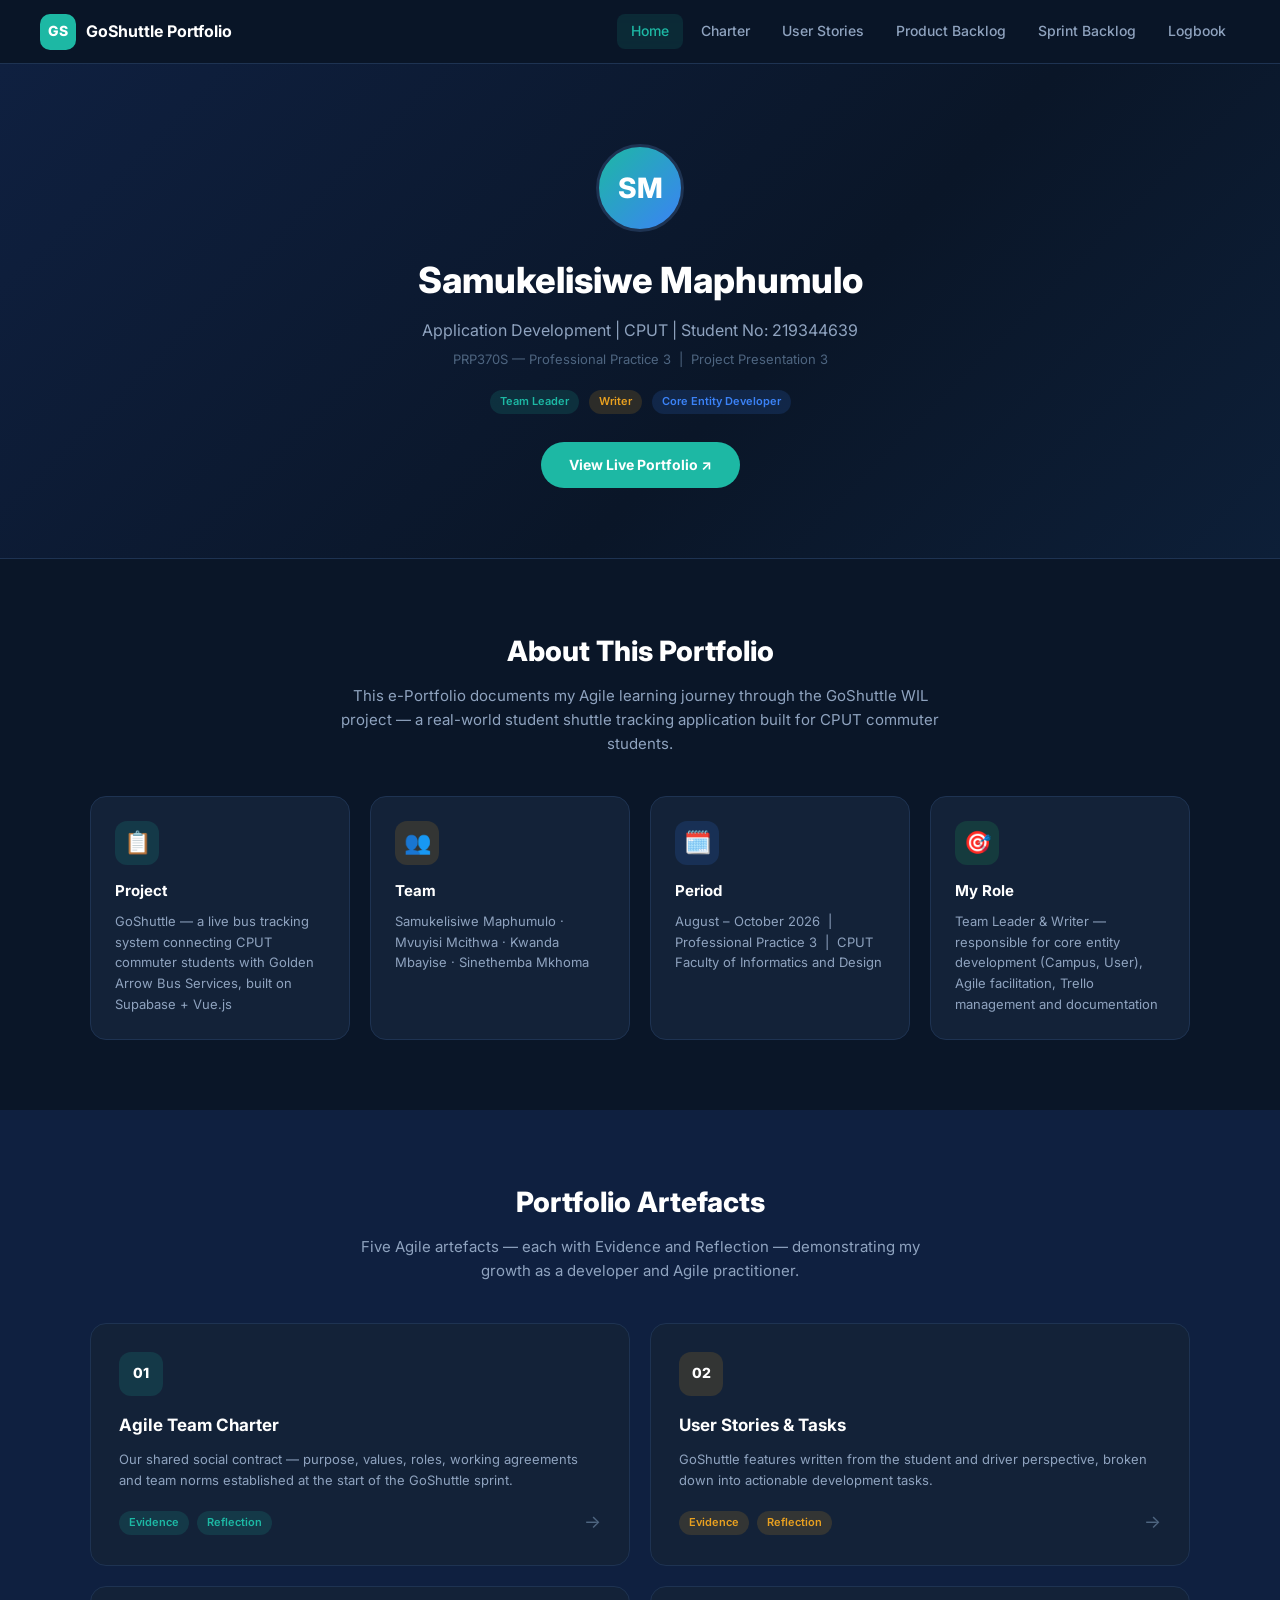
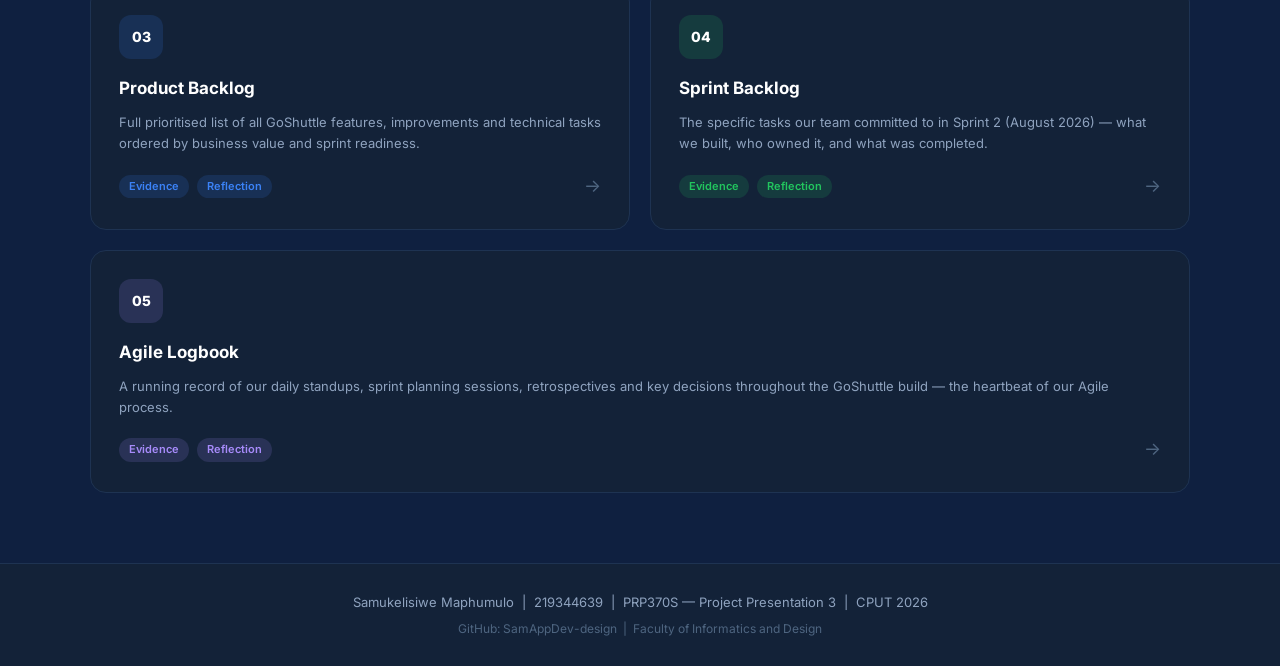
<file: index.html>
<!DOCTYPE html>
<html lang="en">
<head>
  <meta charset="UTF-8"/>
  <meta name="viewport" content="width=device-width, initial-scale=1.0"/>
  <title>Samukelisiwe Maphumulo | e-Portfolio</title>
  <link rel="stylesheet" href="portfolio.css"/>
</head>
<body>

  <!-- NAV -->
  <nav class="navbar">
    <div class="nav-brand">
      <div class="nav-logo">GS</div>
      <span>GoShuttle Portfolio</span>
    </div>
    <div class="nav-links">
      <a href="index.html" class="active">Home</a>
      <a href="charter.html">Charter</a>
      <a href="userstories.html">User Stories</a>
      <a href="backlog.html">Product Backlog</a>
      <a href="sprint.html">Sprint Backlog</a>
      <a href="logbook.html">Logbook</a>
    </div>
  </nav>

  <!-- HERO -->
  <header class="hero">
    <div class="hero-inner">
      <div class="avatar">SM</div>
      <h1>Samukelisiwe Maphumulo</h1>
      <p class="subtitle">Application Development | CPUT | Student No: 219344639</p>
      <p class="module-tag">PRP370S — Professional Practice 3 &nbsp;|&nbsp; Project Presentation 3</p>
      <div class="hero-badges">
        <span class="badge teal">Team Leader</span>
        <span class="badge amber">Writer</span>
        <span class="badge blue">Core Entity Developer</span>
      </div>
      <a href="https://SamAppDev-design.github.io" class="btn-primary" target="_blank">View Live Portfolio ↗</a>
    </div>
  </header>

  <!-- ABOUT -->
  <section class="section">
    <div class="container">
      <h2 class="section-title">About This Portfolio</h2>
      <p class="section-sub">This e-Portfolio documents my Agile learning journey through the GoShuttle WIL project — a real-world student shuttle tracking application built for CPUT commuter students.</p>

      <div class="about-grid">
        <div class="about-card">
          <div class="about-icon teal-bg">📋</div>
          <h3>Project</h3>
          <p>GoShuttle — a live bus tracking system connecting CPUT commuter students with Golden Arrow Bus Services, built on Supabase + Vue.js</p>
        </div>
        <div class="about-card">
          <div class="about-icon amber-bg">👥</div>
          <h3>Team</h3>
          <p>Samukelisiwe Maphumulo · Mvuyisi Mcithwa · Kwanda Mbayise · Sinethemba Mkhoma</p>
        </div>
        <div class="about-card">
          <div class="about-icon blue-bg">🗓️</div>
          <h3>Period</h3>
          <p>August – October 2026 &nbsp;|&nbsp; Professional Practice 3 &nbsp;|&nbsp; CPUT Faculty of Informatics and Design</p>
        </div>
        <div class="about-card">
          <div class="about-icon green-bg">🎯</div>
          <h3>My Role</h3>
          <p>Team Leader & Writer — responsible for core entity development (Campus, User), Agile facilitation, Trello management and documentation</p>
        </div>
      </div>
    </div>
  </section>

  <!-- ARTEFACTS GRID -->
  <section class="section dark-section">
    <div class="container">
      <h2 class="section-title">Portfolio Artefacts</h2>
      <p class="section-sub">Five Agile artefacts — each with Evidence and Reflection — demonstrating my growth as a developer and Agile practitioner.</p>

      <div class="artefact-grid">

        <a href="charter.html" class="artefact-card">
          <div class="artefact-num teal-bg">01</div>
          <h3>Agile Team Charter</h3>
          <p>Our shared social contract — purpose, values, roles, working agreements and team norms established at the start of the GoShuttle sprint.</p>
          <div class="card-footer">
            <span class="badge teal">Evidence</span>
            <span class="badge teal">Reflection</span>
            <span class="arrow">→</span>
          </div>
        </a>

        <a href="userstories.html" class="artefact-card">
          <div class="artefact-num amber-bg">02</div>
          <h3>User Stories &amp; Tasks</h3>
          <p>GoShuttle features written from the student and driver perspective, broken down into actionable development tasks.</p>
          <div class="card-footer">
            <span class="badge amber">Evidence</span>
            <span class="badge amber">Reflection</span>
            <span class="arrow">→</span>
          </div>
        </a>

        <a href="backlog.html" class="artefact-card">
          <div class="artefact-num blue-bg">03</div>
          <h3>Product Backlog</h3>
          <p>Full prioritised list of all GoShuttle features, improvements and technical tasks ordered by business value and sprint readiness.</p>
          <div class="card-footer">
            <span class="badge blue">Evidence</span>
            <span class="badge blue">Reflection</span>
            <span class="arrow">→</span>
          </div>
        </a>

        <a href="sprint.html" class="artefact-card">
          <div class="artefact-num green-bg">04</div>
          <h3>Sprint Backlog</h3>
          <p>The specific tasks our team committed to in Sprint 2 (August 2026) — what we built, who owned it, and what was completed.</p>
          <div class="card-footer">
            <span class="badge green">Evidence</span>
            <span class="badge green">Reflection</span>
            <span class="arrow">→</span>
          </div>
        </a>

        <a href="logbook.html" class="artefact-card wide">
          <div class="artefact-num purple-bg">05</div>
          <h3>Agile Logbook</h3>
          <p>A running record of our daily standups, sprint planning sessions, retrospectives and key decisions throughout the GoShuttle build — the heartbeat of our Agile process.</p>
          <div class="card-footer">
            <span class="badge purple">Evidence</span>
            <span class="badge purple">Reflection</span>
            <span class="arrow">→</span>
          </div>
        </a>

      </div>
    </div>
  </section>

  <!-- FOOTER -->
  <footer class="footer">
    <p>Samukelisiwe Maphumulo &nbsp;|&nbsp; 219344639 &nbsp;|&nbsp; PRP370S — Project Presentation 3 &nbsp;|&nbsp; CPUT 2026</p>
    <p style="margin-top:6px; color: var(--text-muted); font-size:12px;">GitHub: SamAppDev-design &nbsp;|&nbsp; Faculty of Informatics and Design</p>
  </footer>

</body>
</html>
</file>
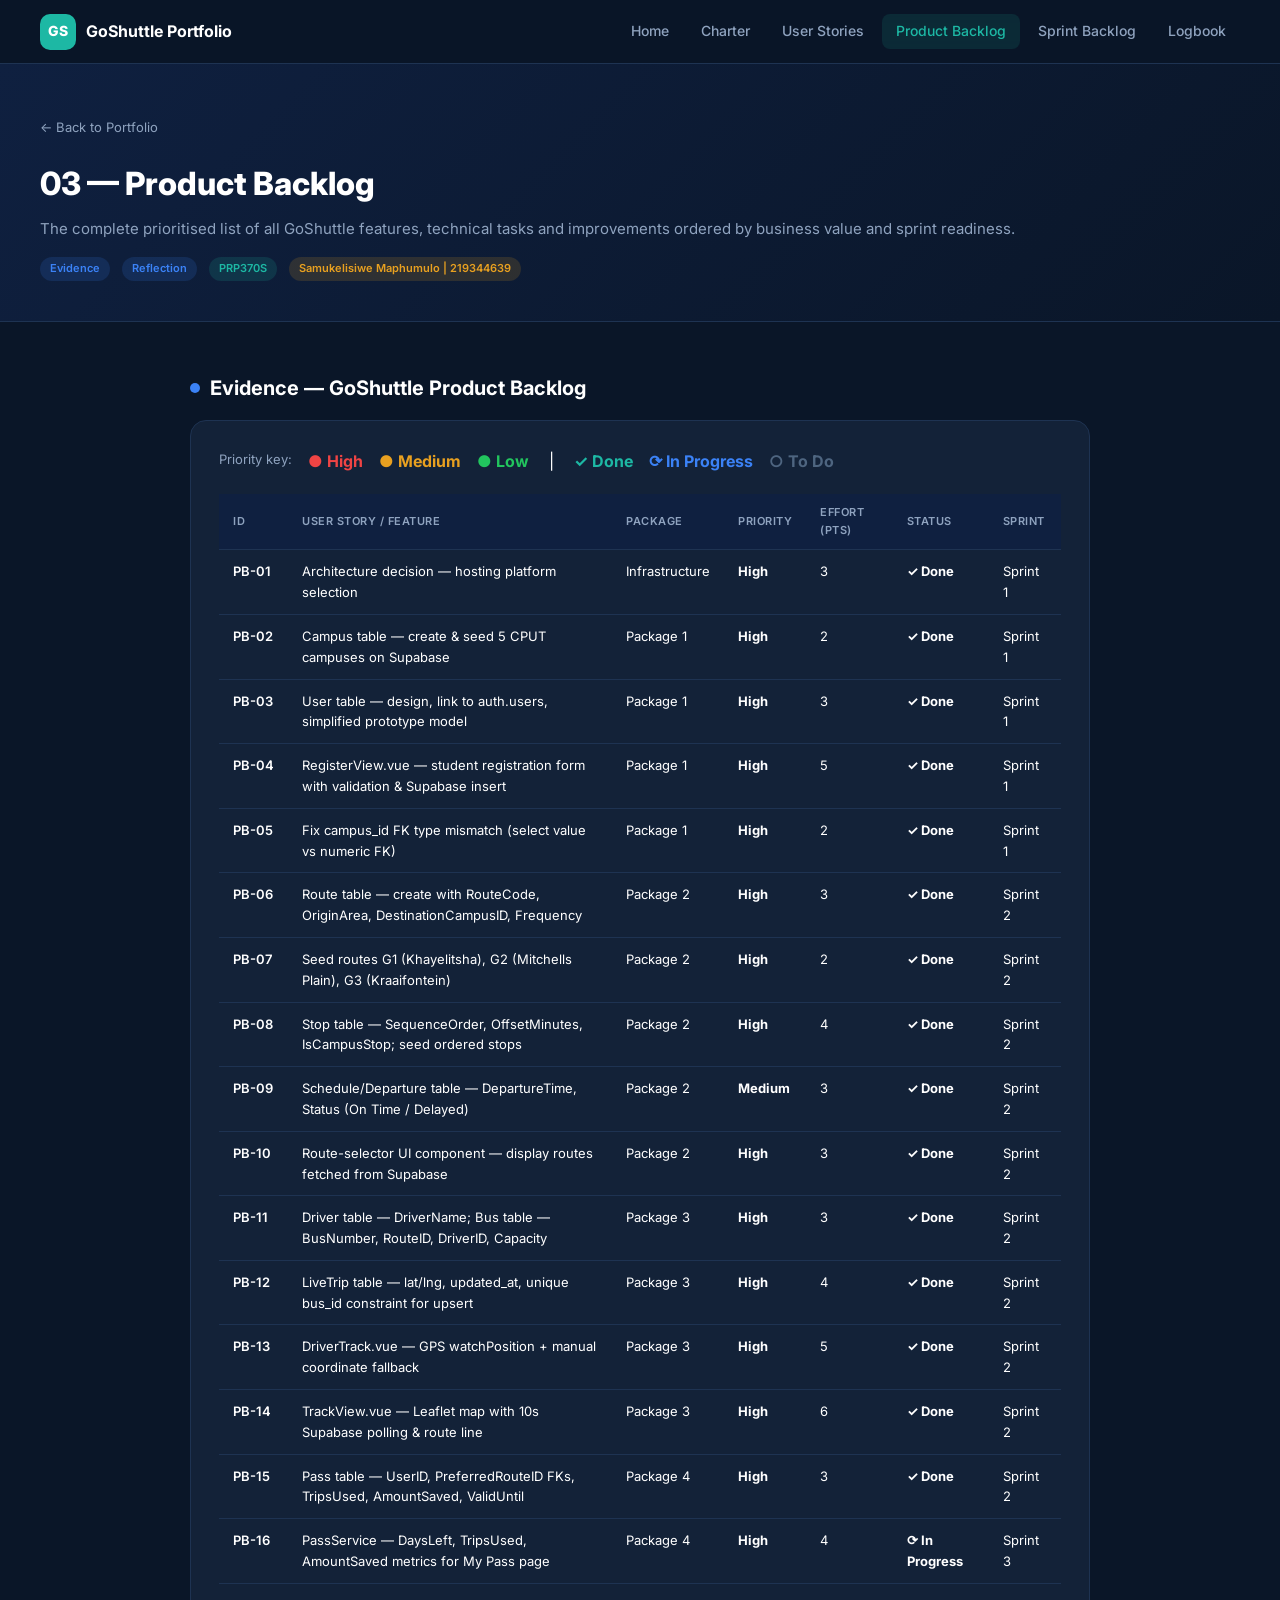
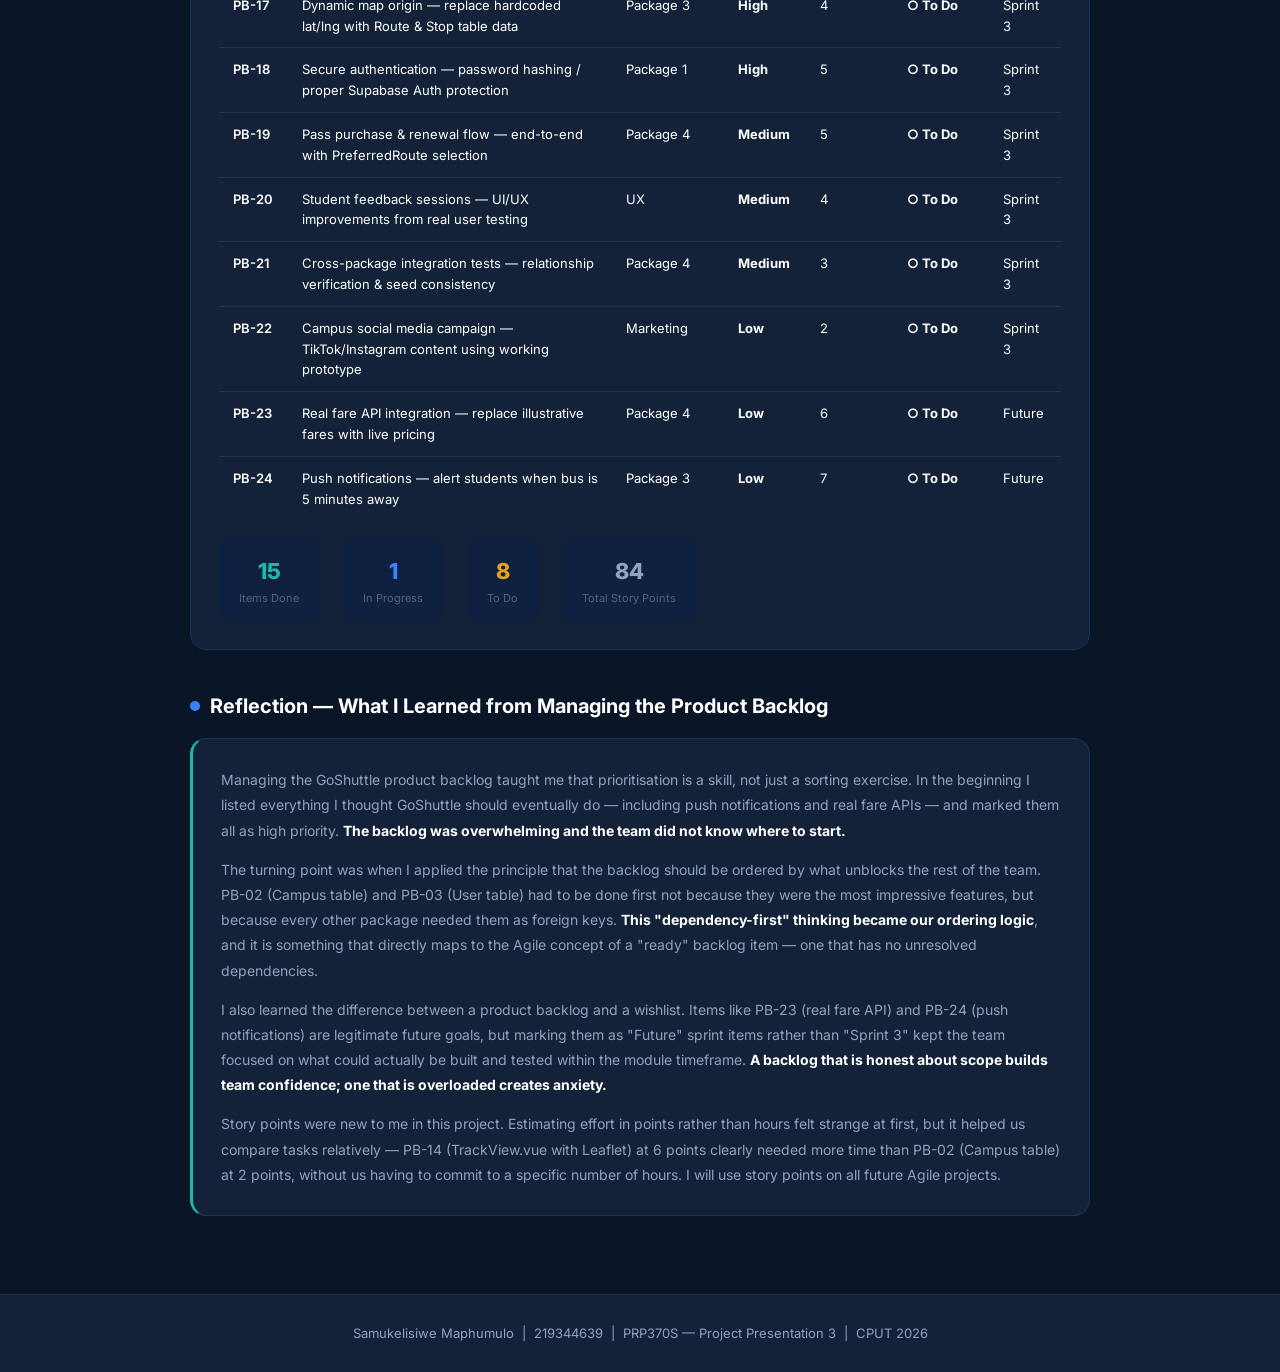
<file: backlog.html>
<!DOCTYPE html>
<html lang="en">
<head>
  <meta charset="UTF-8"/>
  <meta name="viewport" content="width=device-width, initial-scale=1.0"/>
  <title>Product Backlog | GoShuttle Portfolio</title>
  <link rel="stylesheet" href="portfolio.css"/>
</head>
<body>

  <nav class="navbar">
    <div class="nav-brand"><div class="nav-logo">GS</div><span>GoShuttle Portfolio</span></div>
    <div class="nav-links">
      <a href="index.html">Home</a>
      <a href="charter.html">Charter</a>
      <a href="userstories.html">User Stories</a>
      <a href="backlog.html" class="active">Product Backlog</a>
      <a href="sprint.html">Sprint Backlog</a>
      <a href="logbook.html">Logbook</a>
    </div>
  </nav>

  <div class="page-header">
    <a href="index.html" class="back-link">← Back to Portfolio</a>
    <h1>03 — Product Backlog</h1>
    <p>The complete prioritised list of all GoShuttle features, technical tasks and improvements ordered by business value and sprint readiness.</p>
    <div class="meta">
      <span class="badge blue">Evidence</span>
      <span class="badge blue">Reflection</span>
      <span class="badge teal">PRP370S</span>
      <span class="badge amber">Samukelisiwe Maphumulo | 219344639</span>
    </div>
  </div>

  <div class="content-section">
    <div class="container">

      <div class="block-title">
        <div class="dot" style="background:var(--blue)"></div>
        Evidence — GoShuttle Product Backlog
      </div>

      <div class="evidence-block">

        <div style="display:flex; gap:16px; margin-bottom:20px; flex-wrap:wrap;">
          <span style="font-size:13px; color:var(--text-sec);">Priority key:</span>
          <span class="p-high">● High</span>
          <span class="p-med">● Medium</span>
          <span class="p-low">● Low</span>
          &nbsp;|&nbsp;
          <span class="p-done">✓ Done</span>
          <span class="p-prog">⟳ In Progress</span>
          <span class="p-todo">○ To Do</span>
        </div>

        <table class="data-table">
          <thead>
            <tr>
              <th>ID</th>
              <th>User Story / Feature</th>
              <th>Package</th>
              <th>Priority</th>
              <th>Effort (pts)</th>
              <th>Status</th>
              <th>Sprint</th>
            </tr>
          </thead>
          <tbody>
            <tr>
              <td>PB-01</td>
              <td>Architecture decision — hosting platform selection</td>
              <td>Infrastructure</td>
              <td class="p-high">High</td>
              <td>3</td>
              <td class="p-done">✓ Done</td>
              <td>Sprint 1</td>
            </tr>
            <tr>
              <td>PB-02</td>
              <td>Campus table — create &amp; seed 5 CPUT campuses on Supabase</td>
              <td>Package 1</td>
              <td class="p-high">High</td>
              <td>2</td>
              <td class="p-done">✓ Done</td>
              <td>Sprint 1</td>
            </tr>
            <tr>
              <td>PB-03</td>
              <td>User table — design, link to auth.users, simplified prototype model</td>
              <td>Package 1</td>
              <td class="p-high">High</td>
              <td>3</td>
              <td class="p-done">✓ Done</td>
              <td>Sprint 1</td>
            </tr>
            <tr>
              <td>PB-04</td>
              <td>RegisterView.vue — student registration form with validation &amp; Supabase insert</td>
              <td>Package 1</td>
              <td class="p-high">High</td>
              <td>5</td>
              <td class="p-done">✓ Done</td>
              <td>Sprint 1</td>
            </tr>
            <tr>
              <td>PB-05</td>
              <td>Fix campus_id FK type mismatch (select value vs numeric FK)</td>
              <td>Package 1</td>
              <td class="p-high">High</td>
              <td>2</td>
              <td class="p-done">✓ Done</td>
              <td>Sprint 1</td>
            </tr>
            <tr>
              <td>PB-06</td>
              <td>Route table — create with RouteCode, OriginArea, DestinationCampusID, Frequency</td>
              <td>Package 2</td>
              <td class="p-high">High</td>
              <td>3</td>
              <td class="p-done">✓ Done</td>
              <td>Sprint 2</td>
            </tr>
            <tr>
              <td>PB-07</td>
              <td>Seed routes G1 (Khayelitsha), G2 (Mitchells Plain), G3 (Kraaifontein)</td>
              <td>Package 2</td>
              <td class="p-high">High</td>
              <td>2</td>
              <td class="p-done">✓ Done</td>
              <td>Sprint 2</td>
            </tr>
            <tr>
              <td>PB-08</td>
              <td>Stop table — SequenceOrder, OffsetMinutes, IsCampusStop; seed ordered stops</td>
              <td>Package 2</td>
              <td class="p-high">High</td>
              <td>4</td>
              <td class="p-done">✓ Done</td>
              <td>Sprint 2</td>
            </tr>
            <tr>
              <td>PB-09</td>
              <td>Schedule/Departure table — DepartureTime, Status (On Time / Delayed)</td>
              <td>Package 2</td>
              <td class="p-med">Medium</td>
              <td>3</td>
              <td class="p-done">✓ Done</td>
              <td>Sprint 2</td>
            </tr>
            <tr>
              <td>PB-10</td>
              <td>Route-selector UI component — display routes fetched from Supabase</td>
              <td>Package 2</td>
              <td class="p-high">High</td>
              <td>3</td>
              <td class="p-done">✓ Done</td>
              <td>Sprint 2</td>
            </tr>
            <tr>
              <td>PB-11</td>
              <td>Driver table — DriverName; Bus table — BusNumber, RouteID, DriverID, Capacity</td>
              <td>Package 3</td>
              <td class="p-high">High</td>
              <td>3</td>
              <td class="p-done">✓ Done</td>
              <td>Sprint 2</td>
            </tr>
            <tr>
              <td>PB-12</td>
              <td>LiveTrip table — lat/lng, updated_at, unique bus_id constraint for upsert</td>
              <td>Package 3</td>
              <td class="p-high">High</td>
              <td>4</td>
              <td class="p-done">✓ Done</td>
              <td>Sprint 2</td>
            </tr>
            <tr>
              <td>PB-13</td>
              <td>DriverTrack.vue — GPS watchPosition + manual coordinate fallback</td>
              <td>Package 3</td>
              <td class="p-high">High</td>
              <td>5</td>
              <td class="p-done">✓ Done</td>
              <td>Sprint 2</td>
            </tr>
            <tr>
              <td>PB-14</td>
              <td>TrackView.vue — Leaflet map with 10s Supabase polling &amp; route line</td>
              <td>Package 3</td>
              <td class="p-high">High</td>
              <td>6</td>
              <td class="p-done">✓ Done</td>
              <td>Sprint 2</td>
            </tr>
            <tr>
              <td>PB-15</td>
              <td>Pass table — UserID, PreferredRouteID FKs, TripsUsed, AmountSaved, ValidUntil</td>
              <td>Package 4</td>
              <td class="p-high">High</td>
              <td>3</td>
              <td class="p-done">✓ Done</td>
              <td>Sprint 2</td>
            </tr>
            <tr>
              <td>PB-16</td>
              <td>PassService — DaysLeft, TripsUsed, AmountSaved metrics for My Pass page</td>
              <td>Package 4</td>
              <td class="p-high">High</td>
              <td>4</td>
              <td class="p-prog">⟳ In Progress</td>
              <td>Sprint 3</td>
            </tr>
            <tr>
              <td>PB-17</td>
              <td>Dynamic map origin — replace hardcoded lat/lng with Route &amp; Stop table data</td>
              <td>Package 3</td>
              <td class="p-high">High</td>
              <td>4</td>
              <td class="p-todo">○ To Do</td>
              <td>Sprint 3</td>
            </tr>
            <tr>
              <td>PB-18</td>
              <td>Secure authentication — password hashing / proper Supabase Auth protection</td>
              <td>Package 1</td>
              <td class="p-high">High</td>
              <td>5</td>
              <td class="p-todo">○ To Do</td>
              <td>Sprint 3</td>
            </tr>
            <tr>
              <td>PB-19</td>
              <td>Pass purchase &amp; renewal flow — end-to-end with PreferredRoute selection</td>
              <td>Package 4</td>
              <td class="p-med">Medium</td>
              <td>5</td>
              <td class="p-todo">○ To Do</td>
              <td>Sprint 3</td>
            </tr>
            <tr>
              <td>PB-20</td>
              <td>Student feedback sessions — UI/UX improvements from real user testing</td>
              <td>UX</td>
              <td class="p-med">Medium</td>
              <td>4</td>
              <td class="p-todo">○ To Do</td>
              <td>Sprint 3</td>
            </tr>
            <tr>
              <td>PB-21</td>
              <td>Cross-package integration tests — relationship verification &amp; seed consistency</td>
              <td>Package 4</td>
              <td class="p-med">Medium</td>
              <td>3</td>
              <td class="p-todo">○ To Do</td>
              <td>Sprint 3</td>
            </tr>
            <tr>
              <td>PB-22</td>
              <td>Campus social media campaign — TikTok/Instagram content using working prototype</td>
              <td>Marketing</td>
              <td class="p-low">Low</td>
              <td>2</td>
              <td class="p-todo">○ To Do</td>
              <td>Sprint 3</td>
            </tr>
            <tr>
              <td>PB-23</td>
              <td>Real fare API integration — replace illustrative fares with live pricing</td>
              <td>Package 4</td>
              <td class="p-low">Low</td>
              <td>6</td>
              <td class="p-todo">○ To Do</td>
              <td>Future</td>
            </tr>
            <tr>
              <td>PB-24</td>
              <td>Push notifications — alert students when bus is 5 minutes away</td>
              <td>Package 3</td>
              <td class="p-low">Low</td>
              <td>7</td>
              <td class="p-todo">○ To Do</td>
              <td>Future</td>
            </tr>
          </tbody>
        </table>

        <div style="margin-top:20px; display:flex; gap:24px; flex-wrap:wrap;">
          <div style="background:var(--navy-mid); border-radius:10px; padding:14px 20px; text-align:center;">
            <div style="font-size:22px; font-weight:800; color:var(--teal);">15</div>
            <div style="font-size:11px; color:var(--text-muted);">Items Done</div>
          </div>
          <div style="background:var(--navy-mid); border-radius:10px; padding:14px 20px; text-align:center;">
            <div style="font-size:22px; font-weight:800; color:var(--blue);">1</div>
            <div style="font-size:11px; color:var(--text-muted);">In Progress</div>
          </div>
          <div style="background:var(--navy-mid); border-radius:10px; padding:14px 20px; text-align:center;">
            <div style="font-size:22px; font-weight:800; color:var(--amber);">8</div>
            <div style="font-size:11px; color:var(--text-muted);">To Do</div>
          </div>
          <div style="background:var(--navy-mid); border-radius:10px; padding:14px 20px; text-align:center;">
            <div style="font-size:22px; font-weight:800; color:var(--text-sec);">84</div>
            <div style="font-size:11px; color:var(--text-muted);">Total Story Points</div>
          </div>
        </div>
      </div>

      <!-- REFLECTION -->
      <div class="block-title" style="margin-top:40px;">
        <div class="dot" style="background:var(--blue)"></div>
        Reflection — What I Learned from Managing the Product Backlog
      </div>

      <div class="reflection-block">
        <div class="reflection-text">
          <p>Managing the GoShuttle product backlog taught me that prioritisation is a skill, not just a sorting exercise. In the beginning I listed everything I thought GoShuttle should eventually do — including push notifications and real fare APIs — and marked them all as high priority. <strong>The backlog was overwhelming and the team did not know where to start.</strong></p>
          <p>The turning point was when I applied the principle that the backlog should be ordered by what unblocks the rest of the team. PB-02 (Campus table) and PB-03 (User table) had to be done first not because they were the most impressive features, but because every other package needed them as foreign keys. <strong>This "dependency-first" thinking became our ordering logic</strong>, and it is something that directly maps to the Agile concept of a "ready" backlog item — one that has no unresolved dependencies.</p>
          <p>I also learned the difference between a product backlog and a wishlist. Items like PB-23 (real fare API) and PB-24 (push notifications) are legitimate future goals, but marking them as "Future" sprint items rather than "Sprint 3" kept the team focused on what could actually be built and tested within the module timeframe. <strong>A backlog that is honest about scope builds team confidence; one that is overloaded creates anxiety.</strong></p>
          <p>Story points were new to me in this project. Estimating effort in points rather than hours felt strange at first, but it helped us compare tasks relatively — PB-14 (TrackView.vue with Leaflet) at 6 points clearly needed more time than PB-02 (Campus table) at 2 points, without us having to commit to a specific number of hours. I will use story points on all future Agile projects.</p>
        </div>
      </div>

    </div>
  </div>

  <footer class="footer">
    <p>Samukelisiwe Maphumulo &nbsp;|&nbsp; 219344639 &nbsp;|&nbsp; PRP370S — Project Presentation 3 &nbsp;|&nbsp; CPUT 2026</p>
  </footer>
</body>
</html>
</file>
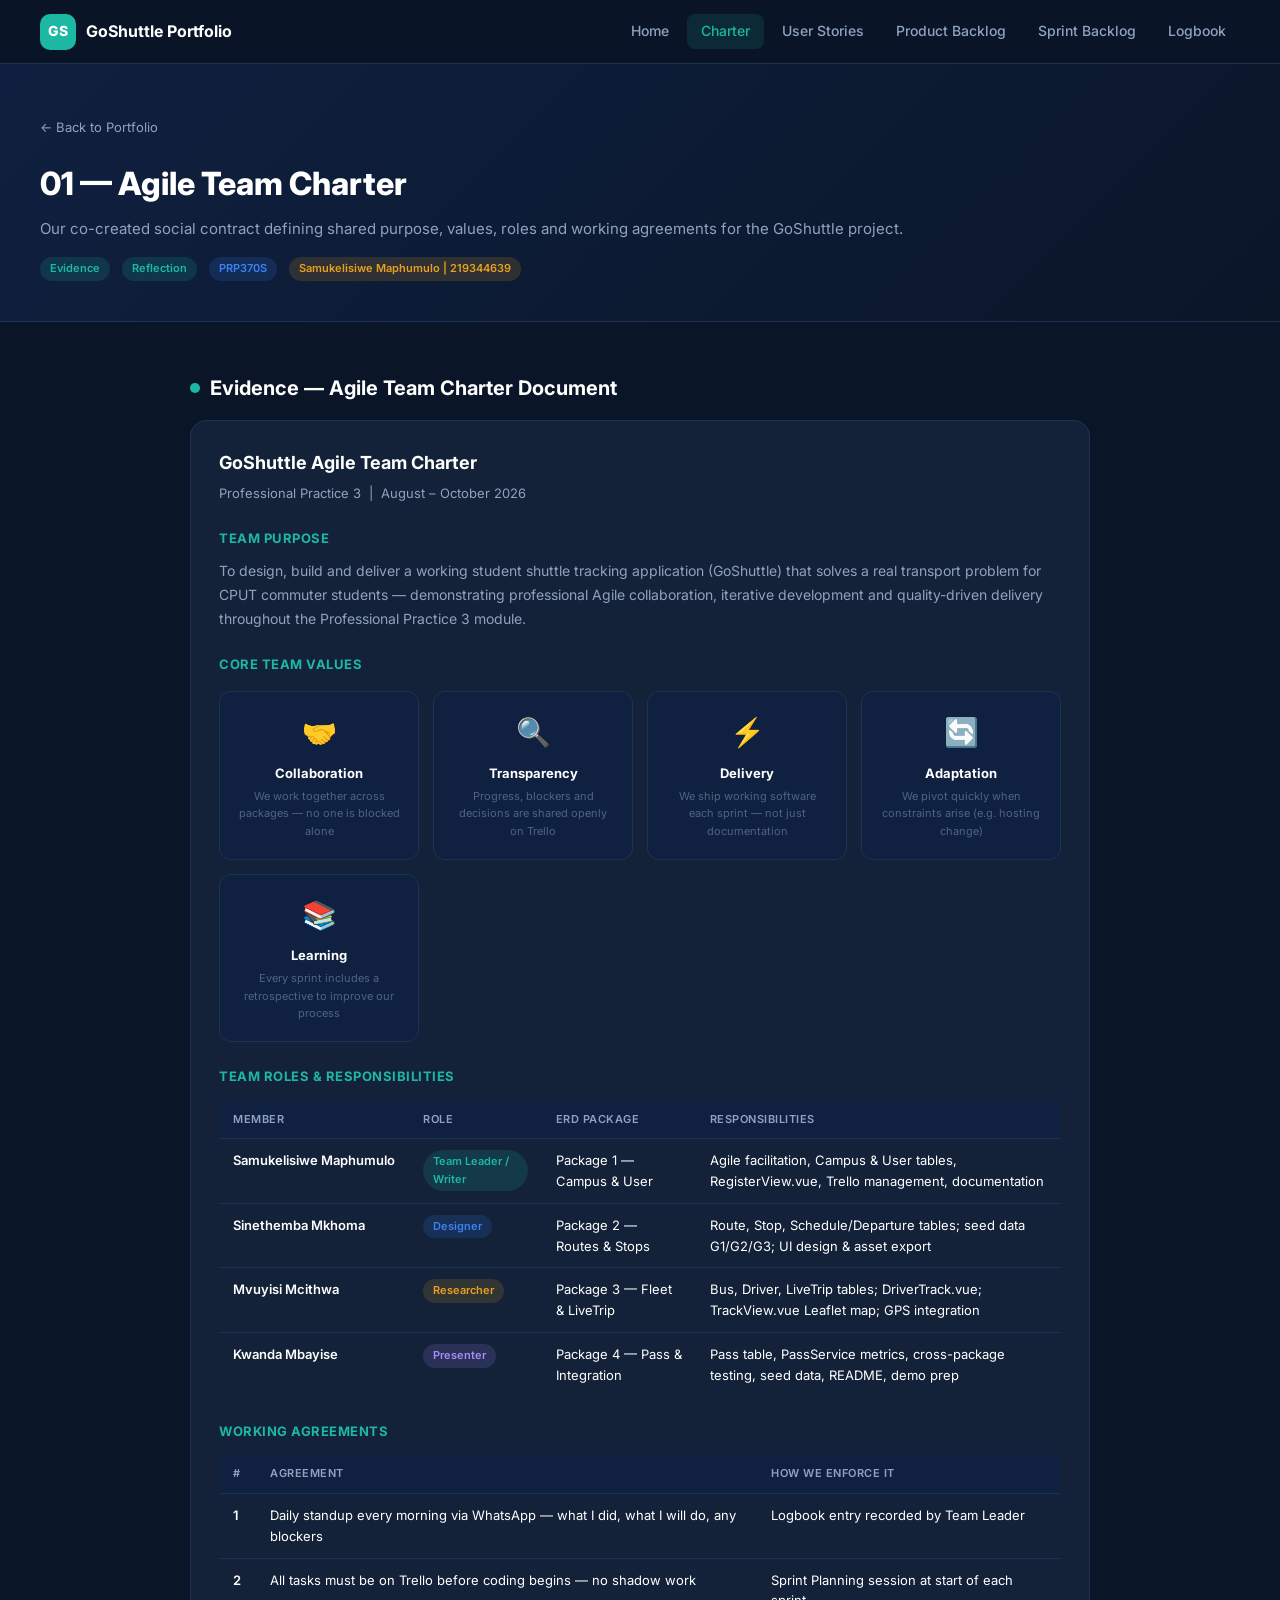
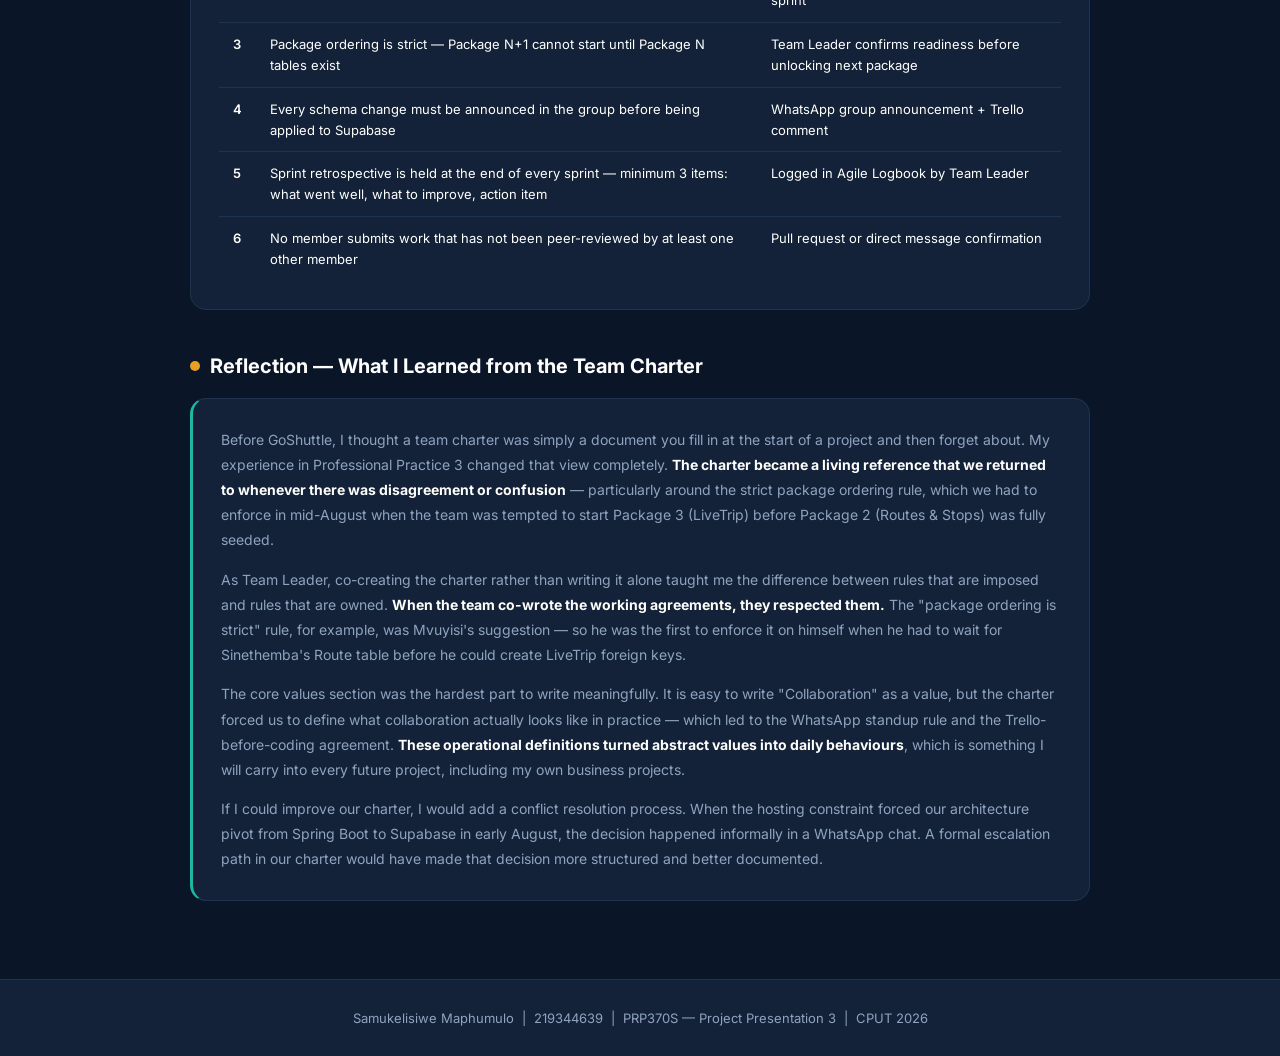
<file: charter.html>
<!DOCTYPE html>
<html lang="en">
<head>
  <meta charset="UTF-8"/>
  <meta name="viewport" content="width=device-width, initial-scale=1.0"/>
  <title>Agile Team Charter | GoShuttle Portfolio</title>
  <link rel="stylesheet" href="portfolio.css"/>
</head>
<body>

  <nav class="navbar">
    <div class="nav-brand"><div class="nav-logo">GS</div><span>GoShuttle Portfolio</span></div>
    <div class="nav-links">
      <a href="index.html">Home</a>
      <a href="charter.html" class="active">Charter</a>
      <a href="userstories.html">User Stories</a>
      <a href="backlog.html">Product Backlog</a>
      <a href="sprint.html">Sprint Backlog</a>
      <a href="logbook.html">Logbook</a>
    </div>
  </nav>

  <div class="page-header">
    <a href="index.html" class="back-link">← Back to Portfolio</a>
    <h1>01 — Agile Team Charter</h1>
    <p>Our co-created social contract defining shared purpose, values, roles and working agreements for the GoShuttle project.</p>
    <div class="meta">
      <span class="badge teal">Evidence</span>
      <span class="badge teal">Reflection</span>
      <span class="badge blue">PRP370S</span>
      <span class="badge amber">Samukelisiwe Maphumulo | 219344639</span>
    </div>
  </div>

  <!-- EVIDENCE -->
  <div class="content-section">
    <div class="container">

      <div class="block-title">
        <div class="dot" style="background:var(--teal)"></div>
        Evidence — Agile Team Charter Document
      </div>

      <div class="evidence-block">
        <h3 style="font-size:18px; margin-bottom:6px;">GoShuttle Agile Team Charter</h3>
        <p style="color:var(--text-sec); font-size:13px; margin-bottom:24px;">Professional Practice 3 &nbsp;|&nbsp; August – October 2026</p>

        <!-- Team Purpose -->
        <h4 style="color:var(--teal); font-size:13px; text-transform:uppercase; letter-spacing:.5px; margin-bottom:10px;">Team Purpose</h4>
        <p style="font-size:14px; color:var(--text-sec); margin-bottom:24px; line-height:1.7;">
          To design, build and deliver a working student shuttle tracking application (GoShuttle) that solves a real transport problem for CPUT commuter students — demonstrating professional Agile collaboration, iterative development and quality-driven delivery throughout the Professional Practice 3 module.
        </p>

        <!-- Core Values -->
        <h4 style="color:var(--teal); font-size:13px; text-transform:uppercase; letter-spacing:.5px; margin-bottom:14px;">Core Team Values</h4>
        <div class="values-grid" style="margin-bottom:24px;">
          <div class="value-card">
            <div class="value-icon">🤝</div>
            <h4>Collaboration</h4>
            <p>We work together across packages — no one is blocked alone</p>
          </div>
          <div class="value-card">
            <div class="value-icon">🔍</div>
            <h4>Transparency</h4>
            <p>Progress, blockers and decisions are shared openly on Trello</p>
          </div>
          <div class="value-card">
            <div class="value-icon">⚡</div>
            <h4>Delivery</h4>
            <p>We ship working software each sprint — not just documentation</p>
          </div>
          <div class="value-card">
            <div class="value-icon">🔄</div>
            <h4>Adaptation</h4>
            <p>We pivot quickly when constraints arise (e.g. hosting change)</p>
          </div>
          <div class="value-card">
            <div class="value-icon">📚</div>
            <h4>Learning</h4>
            <p>Every sprint includes a retrospective to improve our process</p>
          </div>
        </div>

        <!-- Roles & Responsibilities -->
        <h4 style="color:var(--teal); font-size:13px; text-transform:uppercase; letter-spacing:.5px; margin-bottom:14px;">Team Roles &amp; Responsibilities</h4>
        <table class="data-table" style="margin-bottom:24px;">
          <thead>
            <tr>
              <th>Member</th>
              <th>Role</th>
              <th>ERD Package</th>
              <th>Responsibilities</th>
            </tr>
          </thead>
          <tbody>
            <tr>
              <td>Samukelisiwe Maphumulo</td>
              <td><span class="badge teal">Team Leader / Writer</span></td>
              <td>Package 1 — Campus &amp; User</td>
              <td>Agile facilitation, Campus &amp; User tables, RegisterView.vue, Trello management, documentation</td>
            </tr>
            <tr>
              <td>Sinethemba Mkhoma</td>
              <td><span class="badge blue">Designer</span></td>
              <td>Package 2 — Routes &amp; Stops</td>
              <td>Route, Stop, Schedule/Departure tables; seed data G1/G2/G3; UI design &amp; asset export</td>
            </tr>
            <tr>
              <td>Mvuyisi Mcithwa</td>
              <td><span class="badge amber">Researcher</span></td>
              <td>Package 3 — Fleet &amp; LiveTrip</td>
              <td>Bus, Driver, LiveTrip tables; DriverTrack.vue; TrackView.vue Leaflet map; GPS integration</td>
            </tr>
            <tr>
              <td>Kwanda Mbayise</td>
              <td><span class="badge purple">Presenter</span></td>
              <td>Package 4 — Pass &amp; Integration</td>
              <td>Pass table, PassService metrics, cross-package testing, seed data, README, demo prep</td>
            </tr>
          </tbody>
        </table>

        <!-- Working Agreements -->
        <h4 style="color:var(--teal); font-size:13px; text-transform:uppercase; letter-spacing:.5px; margin-bottom:14px;">Working Agreements</h4>
        <table class="data-table">
          <thead>
            <tr><th>#</th><th>Agreement</th><th>How We Enforce It</th></tr>
          </thead>
          <tbody>
            <tr><td>1</td><td>Daily standup every morning via WhatsApp — what I did, what I will do, any blockers</td><td>Logbook entry recorded by Team Leader</td></tr>
            <tr><td>2</td><td>All tasks must be on Trello before coding begins — no shadow work</td><td>Sprint Planning session at start of each sprint</td></tr>
            <tr><td>3</td><td>Package ordering is strict — Package N+1 cannot start until Package N tables exist</td><td>Team Leader confirms readiness before unlocking next package</td></tr>
            <tr><td>4</td><td>Every schema change must be announced in the group before being applied to Supabase</td><td>WhatsApp group announcement + Trello comment</td></tr>
            <tr><td>5</td><td>Sprint retrospective is held at the end of every sprint — minimum 3 items: what went well, what to improve, action item</td><td>Logged in Agile Logbook by Team Leader</td></tr>
            <tr><td>6</td><td>No member submits work that has not been peer-reviewed by at least one other member</td><td>Pull request or direct message confirmation</td></tr>
          </tbody>
        </table>
      </div>

      <!-- REFLECTION -->
      <div class="block-title" style="margin-top:40px;">
        <div class="dot" style="background:var(--amber)"></div>
        Reflection — What I Learned from the Team Charter
      </div>

      <div class="reflection-block">
        <div class="reflection-text">
          <p>Before GoShuttle, I thought a team charter was simply a document you fill in at the start of a project and then forget about. My experience in Professional Practice 3 changed that view completely. <strong>The charter became a living reference that we returned to whenever there was disagreement or confusion</strong> — particularly around the strict package ordering rule, which we had to enforce in mid-August when the team was tempted to start Package 3 (LiveTrip) before Package 2 (Routes &amp; Stops) was fully seeded.</p>
          <p>As Team Leader, co-creating the charter rather than writing it alone taught me the difference between rules that are imposed and rules that are owned. <strong>When the team co-wrote the working agreements, they respected them.</strong> The "package ordering is strict" rule, for example, was Mvuyisi's suggestion — so he was the first to enforce it on himself when he had to wait for Sinethemba's Route table before he could create LiveTrip foreign keys.</p>
          <p>The core values section was the hardest part to write meaningfully. It is easy to write "Collaboration" as a value, but the charter forced us to define what collaboration actually looks like in practice — which led to the WhatsApp standup rule and the Trello-before-coding agreement. <strong>These operational definitions turned abstract values into daily behaviours</strong>, which is something I will carry into every future project, including my own business projects.</p>
          <p>If I could improve our charter, I would add a conflict resolution process. When the hosting constraint forced our architecture pivot from Spring Boot to Supabase in early August, the decision happened informally in a WhatsApp chat. A formal escalation path in our charter would have made that decision more structured and better documented.</p>
        </div>
      </div>

    </div>
  </div>

  <footer class="footer">
    <p>Samukelisiwe Maphumulo &nbsp;|&nbsp; 219344639 &nbsp;|&nbsp; PRP370S — Project Presentation 3 &nbsp;|&nbsp; CPUT 2026</p>
  </footer>

</body>
</html>
</file>
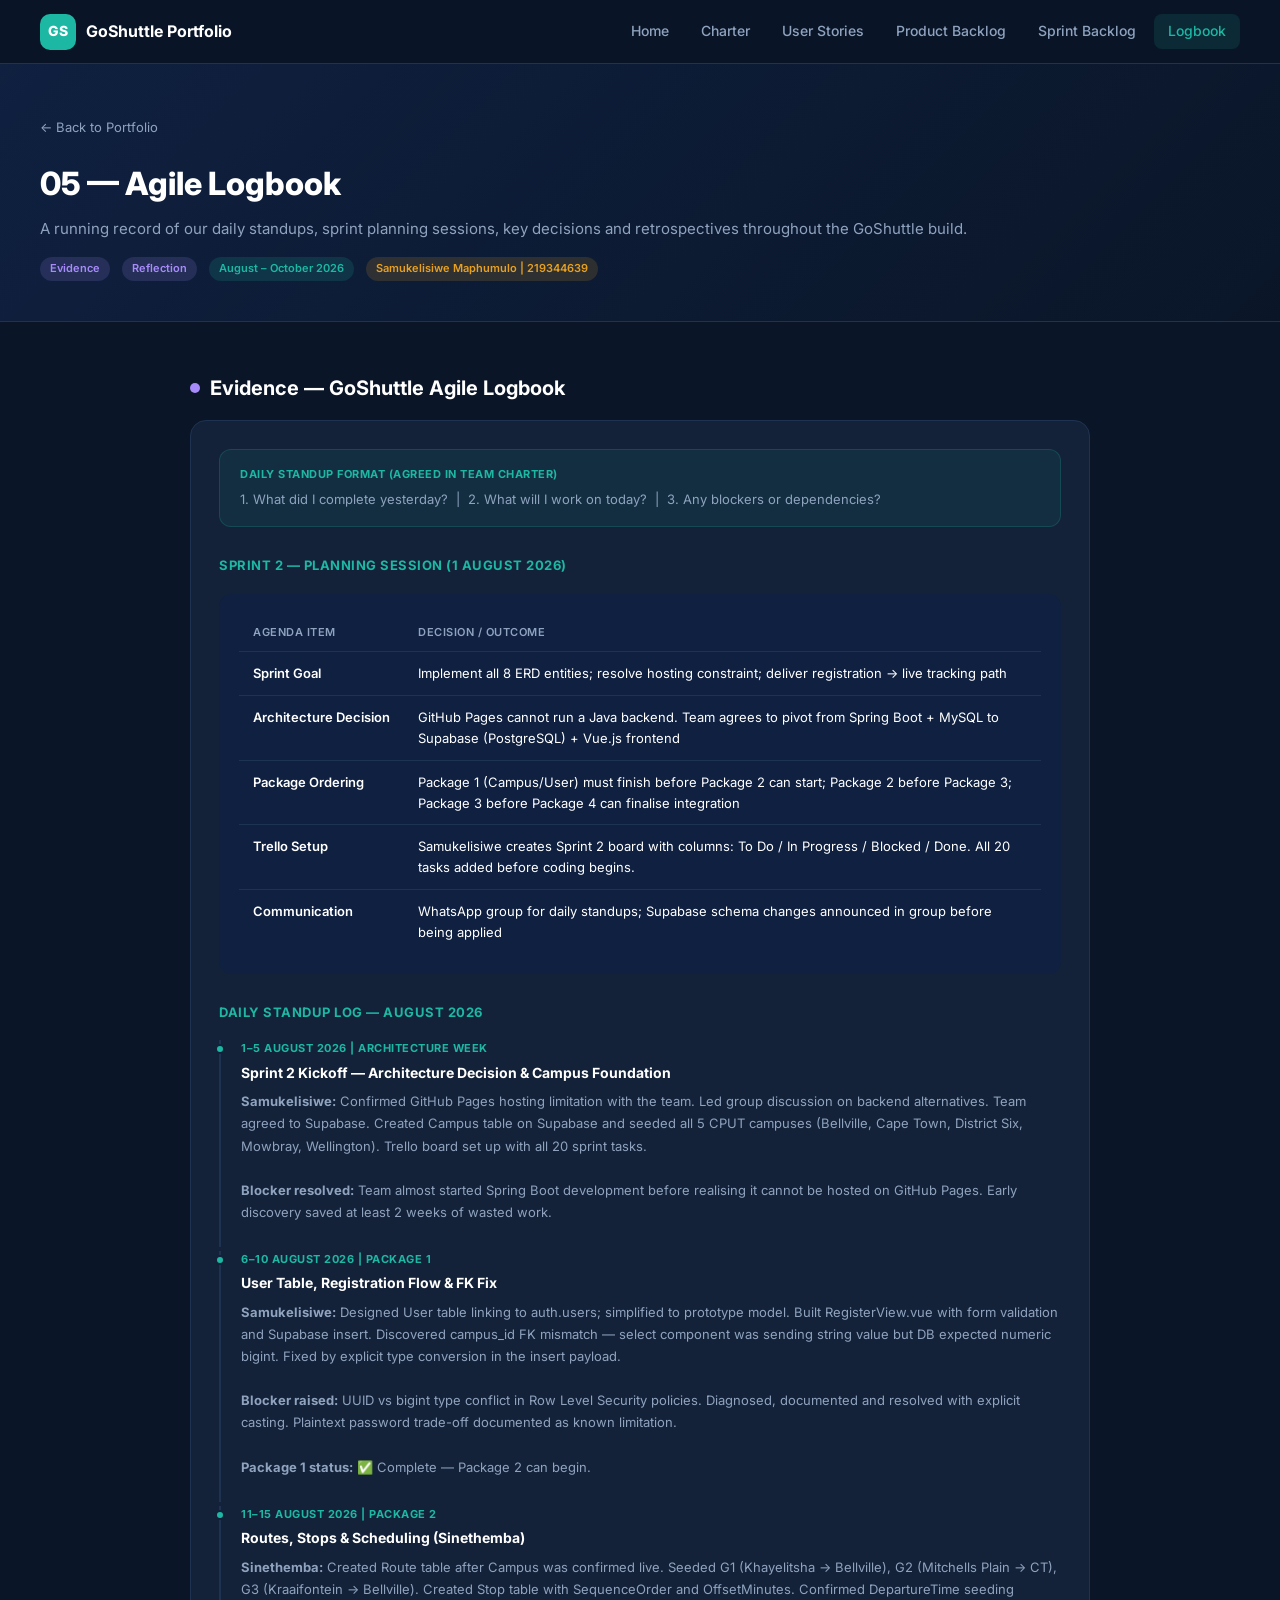
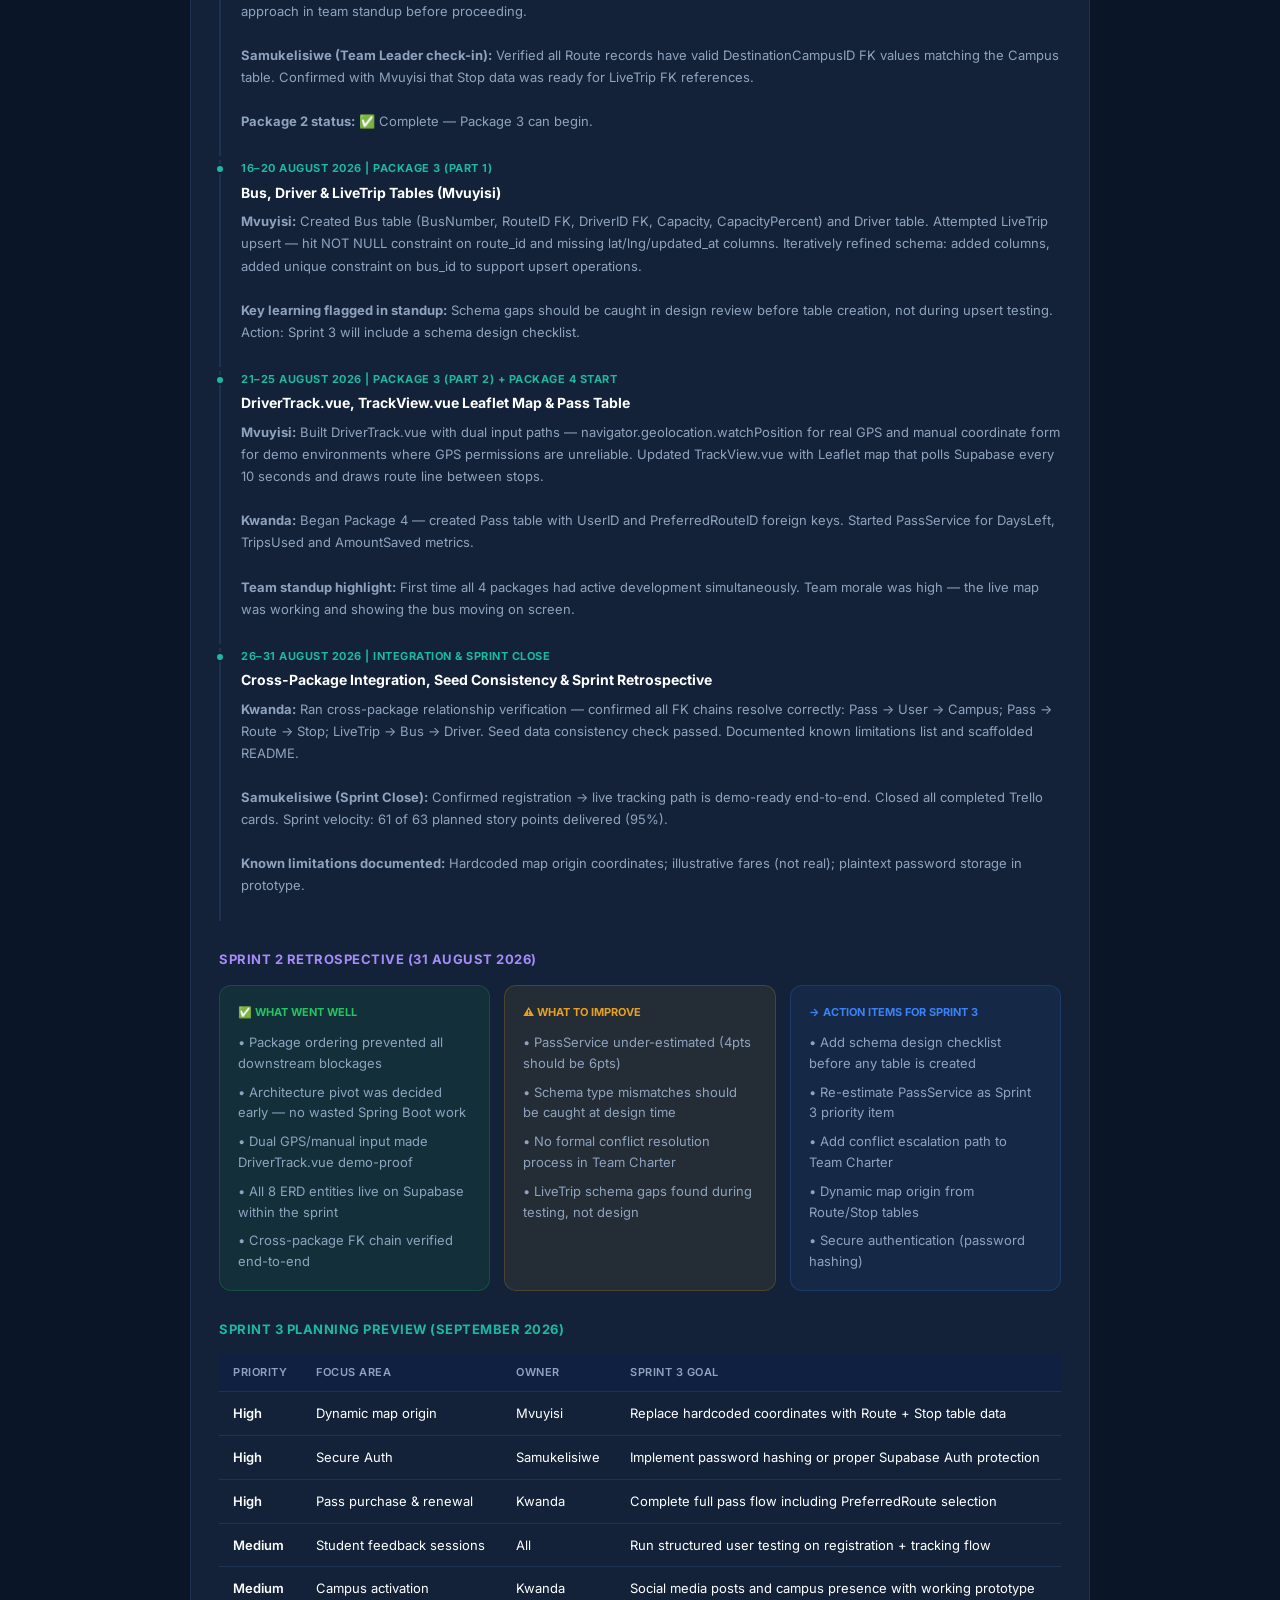
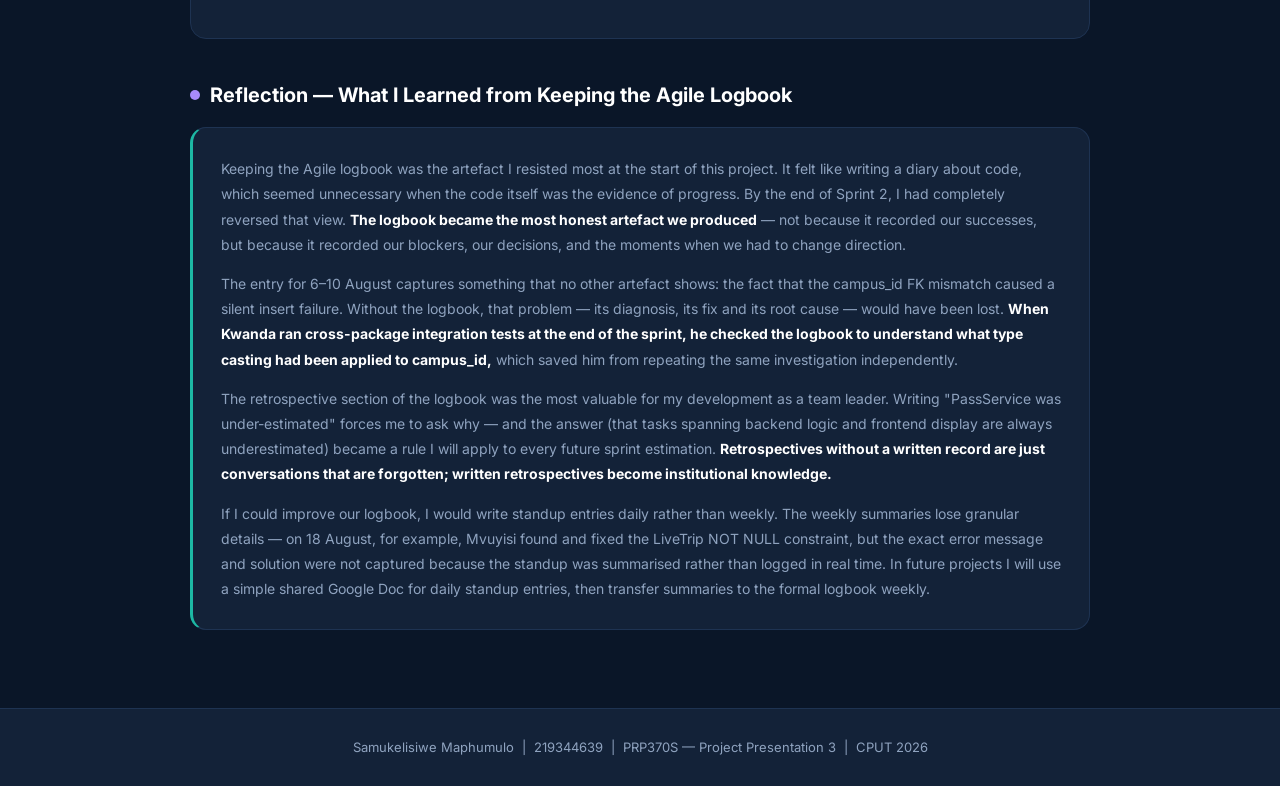
<file: logbook.html>
<!DOCTYPE html>
<html lang="en">
<head>
  <meta charset="UTF-8"/>
  <meta name="viewport" content="width=device-width, initial-scale=1.0"/>
  <title>Agile Logbook | GoShuttle Portfolio</title>
  <link rel="stylesheet" href="portfolio.css"/>
</head>
<body>

  <nav class="navbar">
    <div class="nav-brand"><div class="nav-logo">GS</div><span>GoShuttle Portfolio</span></div>
    <div class="nav-links">
      <a href="index.html">Home</a>
      <a href="charter.html">Charter</a>
      <a href="userstories.html">User Stories</a>
      <a href="backlog.html">Product Backlog</a>
      <a href="sprint.html">Sprint Backlog</a>
      <a href="logbook.html" class="active">Logbook</a>
    </div>
  </nav>

  <div class="page-header">
    <a href="index.html" class="back-link">← Back to Portfolio</a>
    <h1>05 — Agile Logbook</h1>
    <p>A running record of our daily standups, sprint planning sessions, key decisions and retrospectives throughout the GoShuttle build.</p>
    <div class="meta">
      <span class="badge purple">Evidence</span>
      <span class="badge purple">Reflection</span>
      <span class="badge teal">August – October 2026</span>
      <span class="badge amber">Samukelisiwe Maphumulo | 219344639</span>
    </div>
  </div>

  <div class="content-section">
    <div class="container">

      <div class="block-title">
        <div class="dot" style="background:var(--purple)"></div>
        Evidence — GoShuttle Agile Logbook
      </div>

      <div class="evidence-block">

        <!-- Sprint Planning Banner -->
        <div style="background:rgba(29,184,164,.08); border:1px solid rgba(29,184,164,.2); border-radius:12px; padding:16px 20px; margin-bottom:28px;">
          <div style="font-size:11px; color:var(--teal); font-weight:700; text-transform:uppercase; letter-spacing:.5px; margin-bottom:6px;">Daily Standup Format (agreed in Team Charter)</div>
          <p style="font-size:13px; color:var(--text-sec);">1. What did I complete yesterday? &nbsp;|&nbsp; 2. What will I work on today? &nbsp;|&nbsp; 3. Any blockers or dependencies?</p>
        </div>

        <!-- SPRINT PLANNING -->
        <h4 style="color:var(--teal); font-size:13px; text-transform:uppercase; letter-spacing:.5px; margin-bottom:18px;">Sprint 2 — Planning Session (1 August 2026)</h4>
        <div style="background:var(--navy-mid); border-radius:12px; padding:20px; margin-bottom:28px;">
          <table class="data-table">
            <thead>
              <tr><th>Agenda Item</th><th>Decision / Outcome</th></tr>
            </thead>
            <tbody>
              <tr><td>Sprint Goal</td><td>Implement all 8 ERD entities; resolve hosting constraint; deliver registration → live tracking path</td></tr>
              <tr><td>Architecture Decision</td><td>GitHub Pages cannot run a Java backend. Team agrees to pivot from Spring Boot + MySQL to Supabase (PostgreSQL) + Vue.js frontend</td></tr>
              <tr><td>Package Ordering</td><td>Package 1 (Campus/User) must finish before Package 2 can start; Package 2 before Package 3; Package 3 before Package 4 can finalise integration</td></tr>
              <tr><td>Trello Setup</td><td>Samukelisiwe creates Sprint 2 board with columns: To Do / In Progress / Blocked / Done. All 20 tasks added before coding begins.</td></tr>
              <tr><td>Communication</td><td>WhatsApp group for daily standups; Supabase schema changes announced in group before being applied</td></tr>
            </tbody>
          </table>
        </div>

        <!-- DAILY STANDUPS -->
        <h4 style="color:var(--teal); font-size:13px; text-transform:uppercase; letter-spacing:.5px; margin-bottom:18px;">Daily Standup Log — August 2026</h4>

        <div class="log-entry">
          <div class="log-date">1–5 August 2026 | Architecture Week</div>
          <div class="log-title">Sprint 2 Kickoff — Architecture Decision &amp; Campus Foundation</div>
          <div class="log-body">
            <strong>Samukelisiwe:</strong> Confirmed GitHub Pages hosting limitation with the team. Led group discussion on backend alternatives. Team agreed to Supabase. Created Campus table on Supabase and seeded all 5 CPUT campuses (Bellville, Cape Town, District Six, Mowbray, Wellington). Trello board set up with all 20 sprint tasks.<br><br>
            <strong>Blocker resolved:</strong> Team almost started Spring Boot development before realising it cannot be hosted on GitHub Pages. Early discovery saved at least 2 weeks of wasted work.
          </div>
        </div>

        <div class="log-entry">
          <div class="log-date">6–10 August 2026 | Package 1</div>
          <div class="log-title">User Table, Registration Flow &amp; FK Fix</div>
          <div class="log-body">
            <strong>Samukelisiwe:</strong> Designed User table linking to auth.users; simplified to prototype model. Built RegisterView.vue with form validation and Supabase insert. Discovered campus_id FK mismatch — select component was sending string value but DB expected numeric bigint. Fixed by explicit type conversion in the insert payload.<br><br>
            <strong>Blocker raised:</strong> UUID vs bigint type conflict in Row Level Security policies. Diagnosed, documented and resolved with explicit casting. Plaintext password trade-off documented as known limitation.<br><br>
            <strong>Package 1 status:</strong> ✅ Complete — Package 2 can begin.
          </div>
        </div>

        <div class="log-entry">
          <div class="log-date">11–15 August 2026 | Package 2</div>
          <div class="log-title">Routes, Stops &amp; Scheduling (Sinethemba)</div>
          <div class="log-body">
            <strong>Sinethemba:</strong> Created Route table after Campus was confirmed live. Seeded G1 (Khayelitsha → Bellville), G2 (Mitchells Plain → CT), G3 (Kraaifontein → Bellville). Created Stop table with SequenceOrder and OffsetMinutes. Confirmed DepartureTime seeding approach in team standup before proceeding.<br><br>
            <strong>Samukelisiwe (Team Leader check-in):</strong> Verified all Route records have valid DestinationCampusID FK values matching the Campus table. Confirmed with Mvuyisi that Stop data was ready for LiveTrip FK references.<br><br>
            <strong>Package 2 status:</strong> ✅ Complete — Package 3 can begin.
          </div>
        </div>

        <div class="log-entry">
          <div class="log-date">16–20 August 2026 | Package 3 (Part 1)</div>
          <div class="log-title">Bus, Driver &amp; LiveTrip Tables (Mvuyisi)</div>
          <div class="log-body">
            <strong>Mvuyisi:</strong> Created Bus table (BusNumber, RouteID FK, DriverID FK, Capacity, CapacityPercent) and Driver table. Attempted LiveTrip upsert — hit NOT NULL constraint on route_id and missing lat/lng/updated_at columns. Iteratively refined schema: added columns, added unique constraint on bus_id to support upsert operations.<br><br>
            <strong>Key learning flagged in standup:</strong> Schema gaps should be caught in design review before table creation, not during upsert testing. Action: Sprint 3 will include a schema design checklist.
          </div>
        </div>

        <div class="log-entry">
          <div class="log-date">21–25 August 2026 | Package 3 (Part 2) + Package 4 start</div>
          <div class="log-title">DriverTrack.vue, TrackView.vue Leaflet Map &amp; Pass Table</div>
          <div class="log-body">
            <strong>Mvuyisi:</strong> Built DriverTrack.vue with dual input paths — navigator.geolocation.watchPosition for real GPS and manual coordinate form for demo environments where GPS permissions are unreliable. Updated TrackView.vue with Leaflet map that polls Supabase every 10 seconds and draws route line between stops.<br><br>
            <strong>Kwanda:</strong> Began Package 4 — created Pass table with UserID and PreferredRouteID foreign keys. Started PassService for DaysLeft, TripsUsed and AmountSaved metrics.<br><br>
            <strong>Team standup highlight:</strong> First time all 4 packages had active development simultaneously. Team morale was high — the live map was working and showing the bus moving on screen.
          </div>
        </div>

        <div class="log-entry">
          <div class="log-date">26–31 August 2026 | Integration &amp; Sprint Close</div>
          <div class="log-title">Cross-Package Integration, Seed Consistency &amp; Sprint Retrospective</div>
          <div class="log-body">
            <strong>Kwanda:</strong> Ran cross-package relationship verification — confirmed all FK chains resolve correctly: Pass → User → Campus; Pass → Route → Stop; LiveTrip → Bus → Driver. Seed data consistency check passed. Documented known limitations list and scaffolded README.<br><br>
            <strong>Samukelisiwe (Sprint Close):</strong> Confirmed registration → live tracking path is demo-ready end-to-end. Closed all completed Trello cards. Sprint velocity: 61 of 63 planned story points delivered (95%).<br><br>
            <strong>Known limitations documented:</strong> Hardcoded map origin coordinates; illustrative fares (not real); plaintext password storage in prototype.
          </div>
        </div>

        <!-- RETROSPECTIVE -->
        <h4 style="color:var(--purple); font-size:13px; text-transform:uppercase; letter-spacing:.5px; margin: 28px 0 16px;">Sprint 2 Retrospective (31 August 2026)</h4>
        <div style="display:grid; grid-template-columns: repeat(auto-fit, minmax(220px,1fr)); gap:14px; margin-bottom:28px;">
          <div style="background:rgba(34,197,94,.08); border:1px solid rgba(34,197,94,.2); border-radius:12px; padding:18px;">
            <div style="font-size:11px; color:var(--green); font-weight:700; text-transform:uppercase; margin-bottom:10px;">✅ What Went Well</div>
            <ul style="font-size:13px; color:var(--text-sec); list-style:none; display:flex; flex-direction:column; gap:8px;">
              <li>• Package ordering prevented all downstream blockages</li>
              <li>• Architecture pivot was decided early — no wasted Spring Boot work</li>
              <li>• Dual GPS/manual input made DriverTrack.vue demo-proof</li>
              <li>• All 8 ERD entities live on Supabase within the sprint</li>
              <li>• Cross-package FK chain verified end-to-end</li>
            </ul>
          </div>
          <div style="background:rgba(232,160,32,.08); border:1px solid rgba(232,160,32,.2); border-radius:12px; padding:18px;">
            <div style="font-size:11px; color:var(--amber); font-weight:700; text-transform:uppercase; margin-bottom:10px;">⚠️ What To Improve</div>
            <ul style="font-size:13px; color:var(--text-sec); list-style:none; display:flex; flex-direction:column; gap:8px;">
              <li>• PassService under-estimated (4pts should be 6pts)</li>
              <li>• Schema type mismatches should be caught at design time</li>
              <li>• No formal conflict resolution process in Team Charter</li>
              <li>• LiveTrip schema gaps found during testing, not design</li>
            </ul>
          </div>
          <div style="background:rgba(59,130,246,.08); border:1px solid rgba(59,130,246,.2); border-radius:12px; padding:18px;">
            <div style="font-size:11px; color:var(--blue); font-weight:700; text-transform:uppercase; margin-bottom:10px;">→ Action Items for Sprint 3</div>
            <ul style="font-size:13px; color:var(--text-sec); list-style:none; display:flex; flex-direction:column; gap:8px;">
              <li>• Add schema design checklist before any table is created</li>
              <li>• Re-estimate PassService as Sprint 3 priority item</li>
              <li>• Add conflict escalation path to Team Charter</li>
              <li>• Dynamic map origin from Route/Stop tables</li>
              <li>• Secure authentication (password hashing)</li>
            </ul>
          </div>
        </div>

        <!-- September Sprint Planning Preview -->
        <h4 style="color:var(--teal); font-size:13px; text-transform:uppercase; letter-spacing:.5px; margin-bottom:14px;">Sprint 3 Planning Preview (September 2026)</h4>
        <table class="data-table">
          <thead>
            <tr><th>Priority</th><th>Focus Area</th><th>Owner</th><th>Sprint 3 Goal</th></tr>
          </thead>
          <tbody>
            <tr><td class="p-high">High</td><td>Dynamic map origin</td><td>Mvuyisi</td><td>Replace hardcoded coordinates with Route + Stop table data</td></tr>
            <tr><td class="p-high">High</td><td>Secure Auth</td><td>Samukelisiwe</td><td>Implement password hashing or proper Supabase Auth protection</td></tr>
            <tr><td class="p-high">High</td><td>Pass purchase &amp; renewal</td><td>Kwanda</td><td>Complete full pass flow including PreferredRoute selection</td></tr>
            <tr><td class="p-med">Medium</td><td>Student feedback sessions</td><td>All</td><td>Run structured user testing on registration + tracking flow</td></tr>
            <tr><td class="p-med">Medium</td><td>Campus activation</td><td>Kwanda</td><td>Social media posts and campus presence with working prototype</td></tr>
          </tbody>
        </table>

      </div>

      <!-- REFLECTION -->
      <div class="block-title" style="margin-top:40px;">
        <div class="dot" style="background:var(--purple)"></div>
        Reflection — What I Learned from Keeping the Agile Logbook
      </div>

      <div class="reflection-block">
        <div class="reflection-text">
          <p>Keeping the Agile logbook was the artefact I resisted most at the start of this project. It felt like writing a diary about code, which seemed unnecessary when the code itself was the evidence of progress. By the end of Sprint 2, I had completely reversed that view. <strong>The logbook became the most honest artefact we produced</strong> — not because it recorded our successes, but because it recorded our blockers, our decisions, and the moments when we had to change direction.</p>
          <p>The entry for 6–10 August captures something that no other artefact shows: the fact that the campus_id FK mismatch caused a silent insert failure. Without the logbook, that problem — its diagnosis, its fix and its root cause — would have been lost. <strong>When Kwanda ran cross-package integration tests at the end of the sprint, he checked the logbook to understand what type casting had been applied to campus_id,</strong> which saved him from repeating the same investigation independently.</p>
          <p>The retrospective section of the logbook was the most valuable for my development as a team leader. Writing "PassService was under-estimated" forces me to ask why — and the answer (that tasks spanning backend logic and frontend display are always underestimated) became a rule I will apply to every future sprint estimation. <strong>Retrospectives without a written record are just conversations that are forgotten; written retrospectives become institutional knowledge.</strong></p>
          <p>If I could improve our logbook, I would write standup entries daily rather than weekly. The weekly summaries lose granular details — on 18 August, for example, Mvuyisi found and fixed the LiveTrip NOT NULL constraint, but the exact error message and solution were not captured because the standup was summarised rather than logged in real time. In future projects I will use a simple shared Google Doc for daily standup entries, then transfer summaries to the formal logbook weekly.</p>
        </div>
      </div>

    </div>
  </div>

  <footer class="footer">
    <p>Samukelisiwe Maphumulo &nbsp;|&nbsp; 219344639 &nbsp;|&nbsp; PRP370S — Project Presentation 3 &nbsp;|&nbsp; CPUT 2026</p>
  </footer>
</body>
</html>
</file>
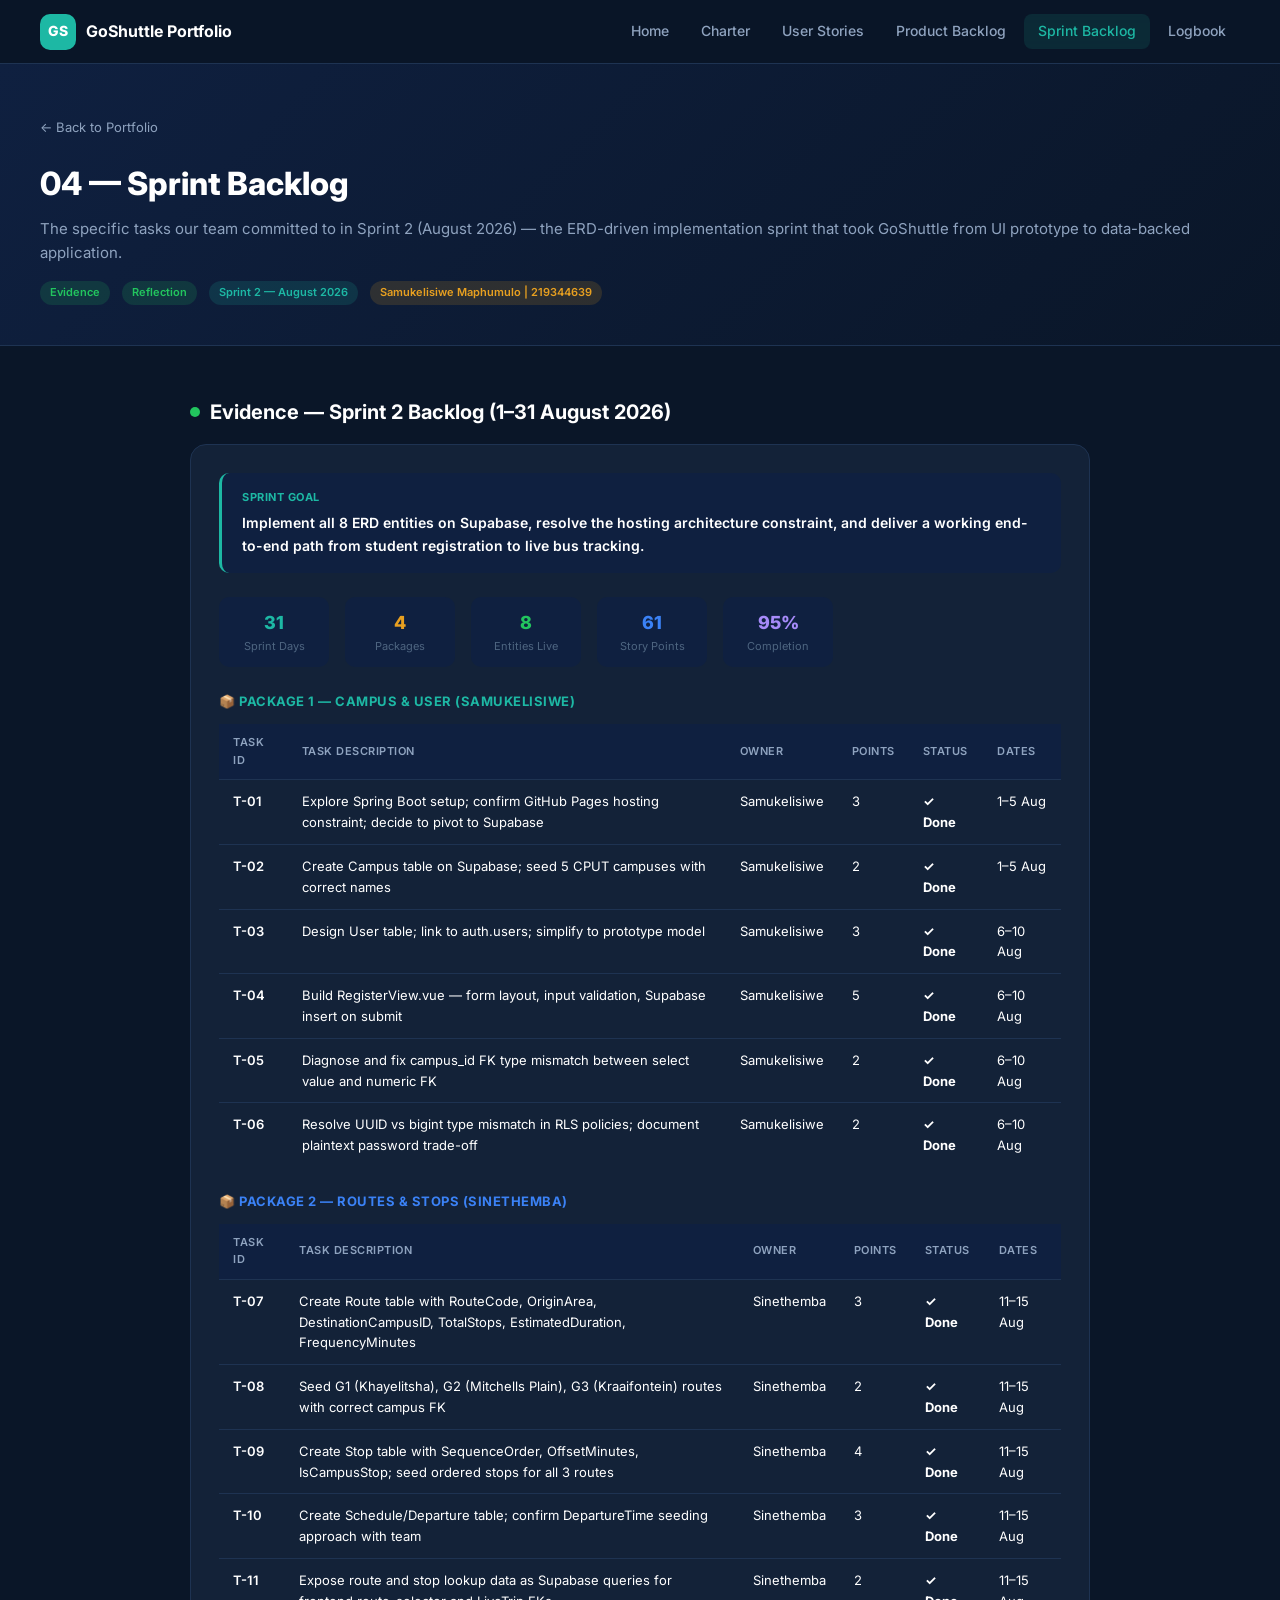
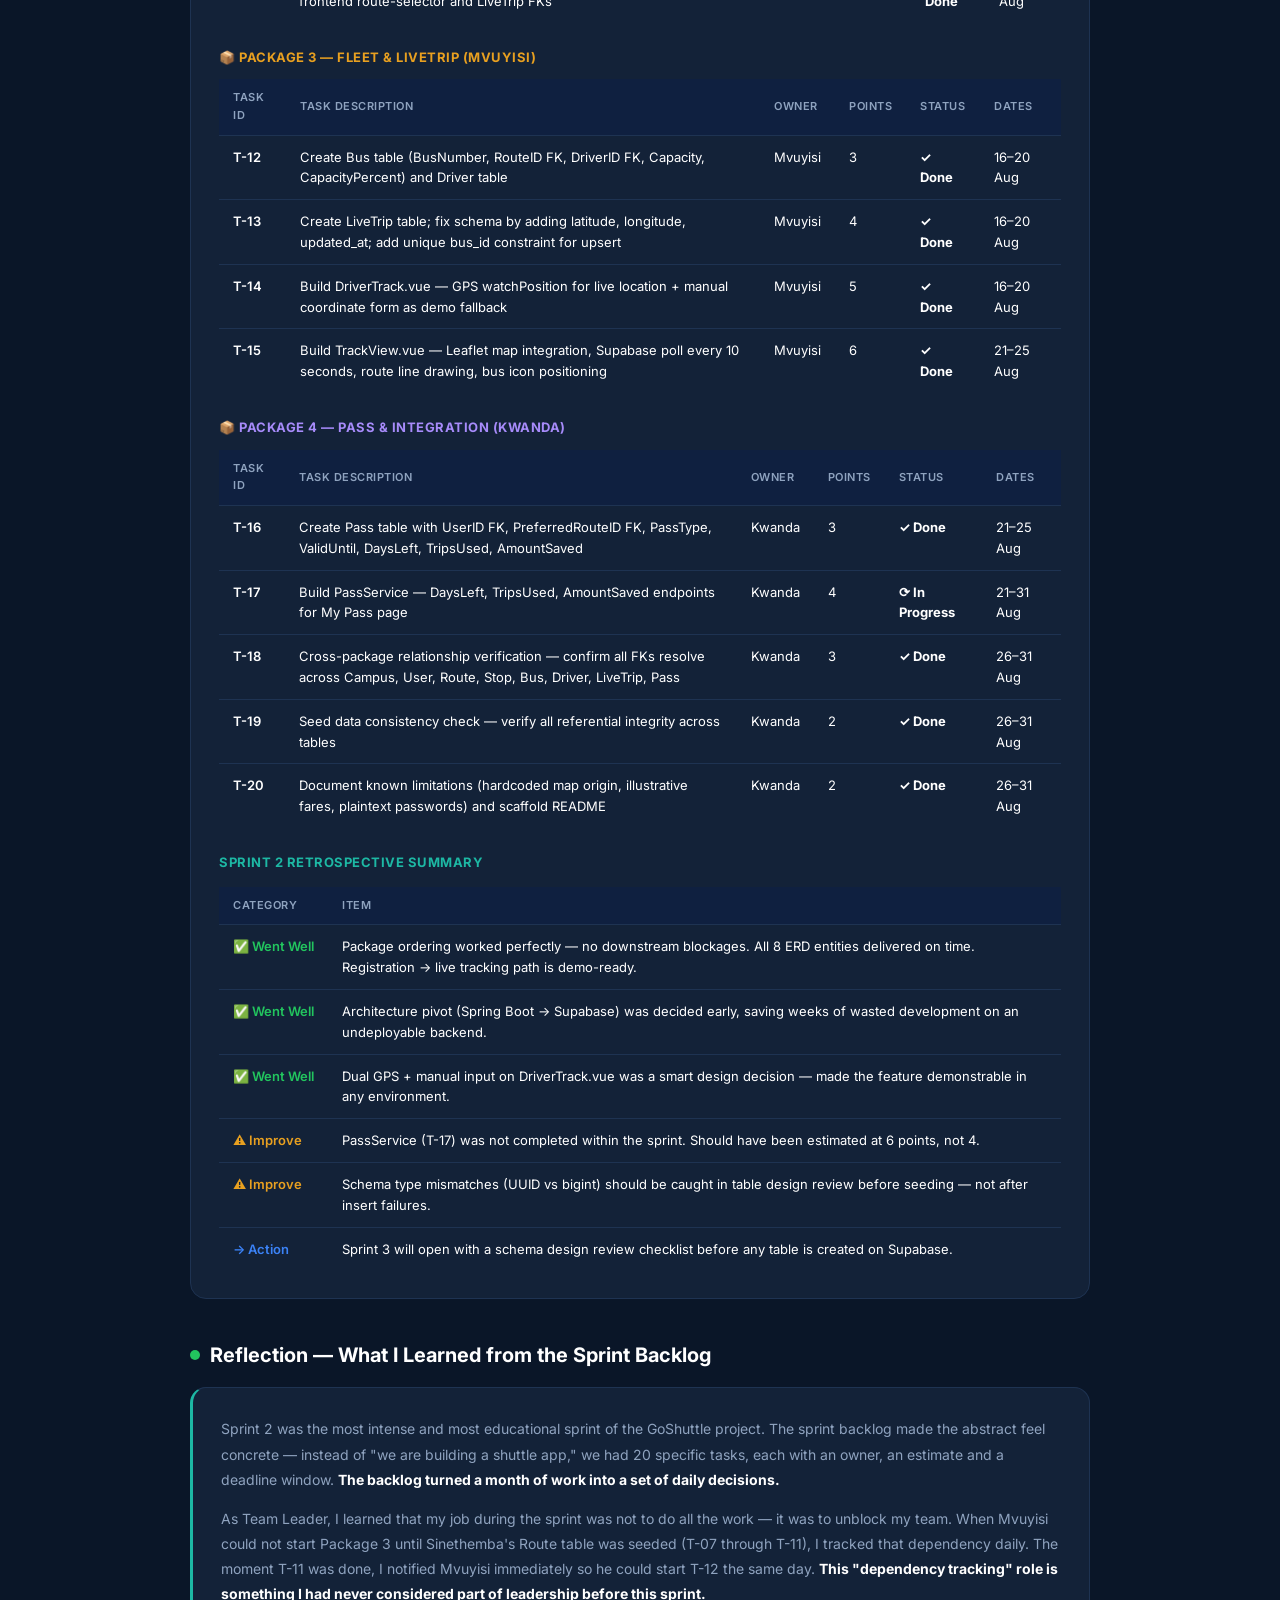
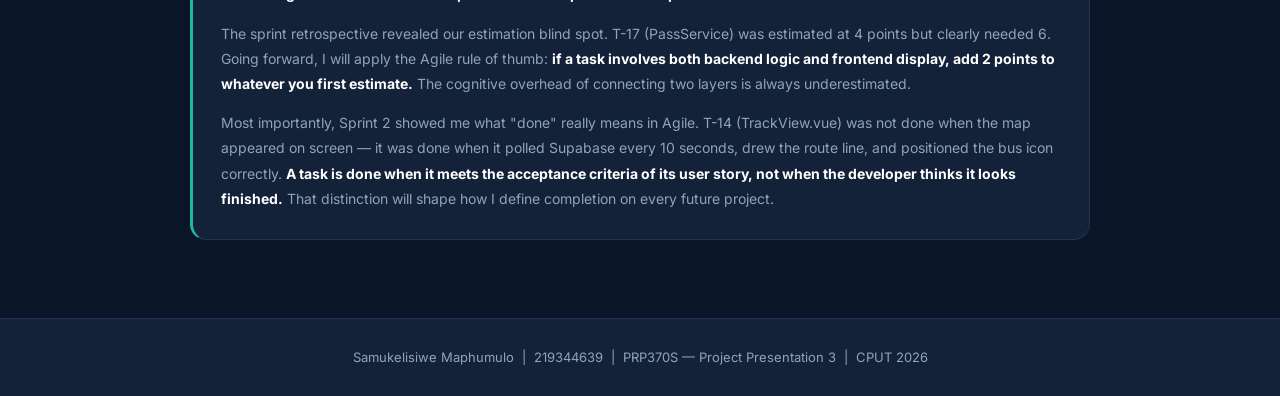
<file: sprint.html>
<!DOCTYPE html>
<html lang="en">
<head>
  <meta charset="UTF-8"/>
  <meta name="viewport" content="width=device-width, initial-scale=1.0"/>
  <title>Sprint Backlog | GoShuttle Portfolio</title>
  <link rel="stylesheet" href="portfolio.css"/>
</head>
<body>

  <nav class="navbar">
    <div class="nav-brand"><div class="nav-logo">GS</div><span>GoShuttle Portfolio</span></div>
    <div class="nav-links">
      <a href="index.html">Home</a>
      <a href="charter.html">Charter</a>
      <a href="userstories.html">User Stories</a>
      <a href="backlog.html">Product Backlog</a>
      <a href="sprint.html" class="active">Sprint Backlog</a>
      <a href="logbook.html">Logbook</a>
    </div>
  </nav>

  <div class="page-header">
    <a href="index.html" class="back-link">← Back to Portfolio</a>
    <h1>04 — Sprint Backlog</h1>
    <p>The specific tasks our team committed to in Sprint 2 (August 2026) — the ERD-driven implementation sprint that took GoShuttle from UI prototype to data-backed application.</p>
    <div class="meta">
      <span class="badge green">Evidence</span>
      <span class="badge green">Reflection</span>
      <span class="badge teal">Sprint 2 — August 2026</span>
      <span class="badge amber">Samukelisiwe Maphumulo | 219344639</span>
    </div>
  </div>

  <div class="content-section">
    <div class="container">

      <div class="block-title">
        <div class="dot" style="background:var(--green)"></div>
        Evidence — Sprint 2 Backlog (1–31 August 2026)
      </div>

      <div class="evidence-block">

        <!-- Sprint goal -->
        <div style="background:var(--navy-mid); border-left:3px solid var(--teal); border-radius:10px; padding:16px 20px; margin-bottom:24px;">
          <div style="font-size:11px; color:var(--teal); font-weight:700; text-transform:uppercase; letter-spacing:.5px; margin-bottom:6px;">Sprint Goal</div>
          <p style="font-size:14px; font-weight:600;">Implement all 8 ERD entities on Supabase, resolve the hosting architecture constraint, and deliver a working end-to-end path from student registration to live bus tracking.</p>
        </div>

        <!-- Sprint info row -->
        <div style="display:flex; gap:16px; margin-bottom:24px; flex-wrap:wrap;">
          <div style="background:var(--navy-mid); border-radius:10px; padding:12px 18px; text-align:center; min-width:110px;">
            <div style="font-size:18px; font-weight:800; color:var(--teal);">31</div>
            <div style="font-size:11px; color:var(--text-muted);">Sprint Days</div>
          </div>
          <div style="background:var(--navy-mid); border-radius:10px; padding:12px 18px; text-align:center; min-width:110px;">
            <div style="font-size:18px; font-weight:800; color:var(--amber);">4</div>
            <div style="font-size:11px; color:var(--text-muted);">Packages</div>
          </div>
          <div style="background:var(--navy-mid); border-radius:10px; padding:12px 18px; text-align:center; min-width:110px;">
            <div style="font-size:18px; font-weight:800; color:var(--green);">8</div>
            <div style="font-size:11px; color:var(--text-muted);">Entities Live</div>
          </div>
          <div style="background:var(--navy-mid); border-radius:10px; padding:12px 18px; text-align:center; min-width:110px;">
            <div style="font-size:18px; font-weight:800; color:var(--blue);">61</div>
            <div style="font-size:11px; color:var(--text-muted);">Story Points</div>
          </div>
          <div style="background:var(--navy-mid); border-radius:10px; padding:12px 18px; text-align:center; min-width:110px;">
            <div style="font-size:18px; font-weight:800; color:var(--purple);">95%</div>
            <div style="font-size:11px; color:var(--text-muted);">Completion</div>
          </div>
        </div>

        <!-- Package 1 -->
        <h4 style="color:var(--teal); font-size:13px; text-transform:uppercase; letter-spacing:.5px; margin-bottom:12px;">📦 Package 1 — Campus &amp; User (Samukelisiwe)</h4>
        <table class="data-table" style="margin-bottom:24px;">
          <thead>
            <tr><th>Task ID</th><th>Task Description</th><th>Owner</th><th>Points</th><th>Status</th><th>Dates</th></tr>
          </thead>
          <tbody>
            <tr><td>T-01</td><td>Explore Spring Boot setup; confirm GitHub Pages hosting constraint; decide to pivot to Supabase</td><td>Samukelisiwe</td><td>3</td><td class="p-done">✓ Done</td><td>1–5 Aug</td></tr>
            <tr><td>T-02</td><td>Create Campus table on Supabase; seed 5 CPUT campuses with correct names</td><td>Samukelisiwe</td><td>2</td><td class="p-done">✓ Done</td><td>1–5 Aug</td></tr>
            <tr><td>T-03</td><td>Design User table; link to auth.users; simplify to prototype model</td><td>Samukelisiwe</td><td>3</td><td class="p-done">✓ Done</td><td>6–10 Aug</td></tr>
            <tr><td>T-04</td><td>Build RegisterView.vue — form layout, input validation, Supabase insert on submit</td><td>Samukelisiwe</td><td>5</td><td class="p-done">✓ Done</td><td>6–10 Aug</td></tr>
            <tr><td>T-05</td><td>Diagnose and fix campus_id FK type mismatch between select value and numeric FK</td><td>Samukelisiwe</td><td>2</td><td class="p-done">✓ Done</td><td>6–10 Aug</td></tr>
            <tr><td>T-06</td><td>Resolve UUID vs bigint type mismatch in RLS policies; document plaintext password trade-off</td><td>Samukelisiwe</td><td>2</td><td class="p-done">✓ Done</td><td>6–10 Aug</td></tr>
          </tbody>
        </table>

        <!-- Package 2 -->
        <h4 style="color:var(--blue); font-size:13px; text-transform:uppercase; letter-spacing:.5px; margin-bottom:12px;">📦 Package 2 — Routes &amp; Stops (Sinethemba)</h4>
        <table class="data-table" style="margin-bottom:24px;">
          <thead>
            <tr><th>Task ID</th><th>Task Description</th><th>Owner</th><th>Points</th><th>Status</th><th>Dates</th></tr>
          </thead>
          <tbody>
            <tr><td>T-07</td><td>Create Route table with RouteCode, OriginArea, DestinationCampusID, TotalStops, EstimatedDuration, FrequencyMinutes</td><td>Sinethemba</td><td>3</td><td class="p-done">✓ Done</td><td>11–15 Aug</td></tr>
            <tr><td>T-08</td><td>Seed G1 (Khayelitsha), G2 (Mitchells Plain), G3 (Kraaifontein) routes with correct campus FK</td><td>Sinethemba</td><td>2</td><td class="p-done">✓ Done</td><td>11–15 Aug</td></tr>
            <tr><td>T-09</td><td>Create Stop table with SequenceOrder, OffsetMinutes, IsCampusStop; seed ordered stops for all 3 routes</td><td>Sinethemba</td><td>4</td><td class="p-done">✓ Done</td><td>11–15 Aug</td></tr>
            <tr><td>T-10</td><td>Create Schedule/Departure table; confirm DepartureTime seeding approach with team</td><td>Sinethemba</td><td>3</td><td class="p-done">✓ Done</td><td>11–15 Aug</td></tr>
            <tr><td>T-11</td><td>Expose route and stop lookup data as Supabase queries for frontend route-selector and LiveTrip FKs</td><td>Sinethemba</td><td>2</td><td class="p-done">✓ Done</td><td>11–15 Aug</td></tr>
          </tbody>
        </table>

        <!-- Package 3 -->
        <h4 style="color:var(--amber); font-size:13px; text-transform:uppercase; letter-spacing:.5px; margin-bottom:12px;">📦 Package 3 — Fleet &amp; LiveTrip (Mvuyisi)</h4>
        <table class="data-table" style="margin-bottom:24px;">
          <thead>
            <tr><th>Task ID</th><th>Task Description</th><th>Owner</th><th>Points</th><th>Status</th><th>Dates</th></tr>
          </thead>
          <tbody>
            <tr><td>T-12</td><td>Create Bus table (BusNumber, RouteID FK, DriverID FK, Capacity, CapacityPercent) and Driver table</td><td>Mvuyisi</td><td>3</td><td class="p-done">✓ Done</td><td>16–20 Aug</td></tr>
            <tr><td>T-13</td><td>Create LiveTrip table; fix schema by adding latitude, longitude, updated_at; add unique bus_id constraint for upsert</td><td>Mvuyisi</td><td>4</td><td class="p-done">✓ Done</td><td>16–20 Aug</td></tr>
            <tr><td>T-14</td><td>Build DriverTrack.vue — GPS watchPosition for live location + manual coordinate form as demo fallback</td><td>Mvuyisi</td><td>5</td><td class="p-done">✓ Done</td><td>16–20 Aug</td></tr>
            <tr><td>T-15</td><td>Build TrackView.vue — Leaflet map integration, Supabase poll every 10 seconds, route line drawing, bus icon positioning</td><td>Mvuyisi</td><td>6</td><td class="p-done">✓ Done</td><td>21–25 Aug</td></tr>
          </tbody>
        </table>

        <!-- Package 4 -->
        <h4 style="color:var(--purple); font-size:13px; text-transform:uppercase; letter-spacing:.5px; margin-bottom:12px;">📦 Package 4 — Pass &amp; Integration (Kwanda)</h4>
        <table class="data-table" style="margin-bottom:24px;">
          <thead>
            <tr><th>Task ID</th><th>Task Description</th><th>Owner</th><th>Points</th><th>Status</th><th>Dates</th></tr>
          </thead>
          <tbody>
            <tr><td>T-16</td><td>Create Pass table with UserID FK, PreferredRouteID FK, PassType, ValidUntil, DaysLeft, TripsUsed, AmountSaved</td><td>Kwanda</td><td>3</td><td class="p-done">✓ Done</td><td>21–25 Aug</td></tr>
            <tr><td>T-17</td><td>Build PassService — DaysLeft, TripsUsed, AmountSaved endpoints for My Pass page</td><td>Kwanda</td><td>4</td><td class="p-prog">⟳ In Progress</td><td>21–31 Aug</td></tr>
            <tr><td>T-18</td><td>Cross-package relationship verification — confirm all FKs resolve across Campus, User, Route, Stop, Bus, Driver, LiveTrip, Pass</td><td>Kwanda</td><td>3</td><td class="p-done">✓ Done</td><td>26–31 Aug</td></tr>
            <tr><td>T-19</td><td>Seed data consistency check — verify all referential integrity across tables</td><td>Kwanda</td><td>2</td><td class="p-done">✓ Done</td><td>26–31 Aug</td></tr>
            <tr><td>T-20</td><td>Document known limitations (hardcoded map origin, illustrative fares, plaintext passwords) and scaffold README</td><td>Kwanda</td><td>2</td><td class="p-done">✓ Done</td><td>26–31 Aug</td></tr>
          </tbody>
        </table>

        <!-- Sprint Retrospective -->
        <h4 style="color:var(--teal); font-size:13px; text-transform:uppercase; letter-spacing:.5px; margin-bottom:14px;">Sprint 2 Retrospective Summary</h4>
        <table class="data-table">
          <thead>
            <tr><th>Category</th><th>Item</th></tr>
          </thead>
          <tbody>
            <tr><td style="color:var(--green);">✅ Went Well</td><td>Package ordering worked perfectly — no downstream blockages. All 8 ERD entities delivered on time. Registration → live tracking path is demo-ready.</td></tr>
            <tr><td style="color:var(--green);">✅ Went Well</td><td>Architecture pivot (Spring Boot → Supabase) was decided early, saving weeks of wasted development on an undeployable backend.</td></tr>
            <tr><td style="color:var(--green);">✅ Went Well</td><td>Dual GPS + manual input on DriverTrack.vue was a smart design decision — made the feature demonstrable in any environment.</td></tr>
            <tr><td style="color:var(--amber);">⚠️ Improve</td><td>PassService (T-17) was not completed within the sprint. Should have been estimated at 6 points, not 4.</td></tr>
            <tr><td style="color:var(--amber);">⚠️ Improve</td><td>Schema type mismatches (UUID vs bigint) should be caught in table design review before seeding — not after insert failures.</td></tr>
            <tr><td style="color:var(--blue);">→ Action</td><td>Sprint 3 will open with a schema design review checklist before any table is created on Supabase.</td></tr>
          </tbody>
        </table>

      </div>

      <!-- REFLECTION -->
      <div class="block-title" style="margin-top:40px;">
        <div class="dot" style="background:var(--green)"></div>
        Reflection — What I Learned from the Sprint Backlog
      </div>

      <div class="reflection-block">
        <div class="reflection-text">
          <p>Sprint 2 was the most intense and most educational sprint of the GoShuttle project. The sprint backlog made the abstract feel concrete — instead of "we are building a shuttle app," we had 20 specific tasks, each with an owner, an estimate and a deadline window. <strong>The backlog turned a month of work into a set of daily decisions.</strong></p>
          <p>As Team Leader, I learned that my job during the sprint was not to do all the work — it was to unblock my team. When Mvuyisi could not start Package 3 until Sinethemba's Route table was seeded (T-07 through T-11), I tracked that dependency daily. The moment T-11 was done, I notified Mvuyisi immediately so he could start T-12 the same day. <strong>This "dependency tracking" role is something I had never considered part of leadership before this sprint.</strong></p>
          <p>The sprint retrospective revealed our estimation blind spot. T-17 (PassService) was estimated at 4 points but clearly needed 6. Going forward, I will apply the Agile rule of thumb: <strong>if a task involves both backend logic and frontend display, add 2 points to whatever you first estimate.</strong> The cognitive overhead of connecting two layers is always underestimated.</p>
          <p>Most importantly, Sprint 2 showed me what "done" really means in Agile. T-14 (TrackView.vue) was not done when the map appeared on screen — it was done when it polled Supabase every 10 seconds, drew the route line, and positioned the bus icon correctly. <strong>A task is done when it meets the acceptance criteria of its user story, not when the developer thinks it looks finished.</strong> That distinction will shape how I define completion on every future project.</p>
        </div>
      </div>

    </div>
  </div>

  <footer class="footer">
    <p>Samukelisiwe Maphumulo &nbsp;|&nbsp; 219344639 &nbsp;|&nbsp; PRP370S — Project Presentation 3 &nbsp;|&nbsp; CPUT 2026</p>
  </footer>
</body>
</html>
</file>
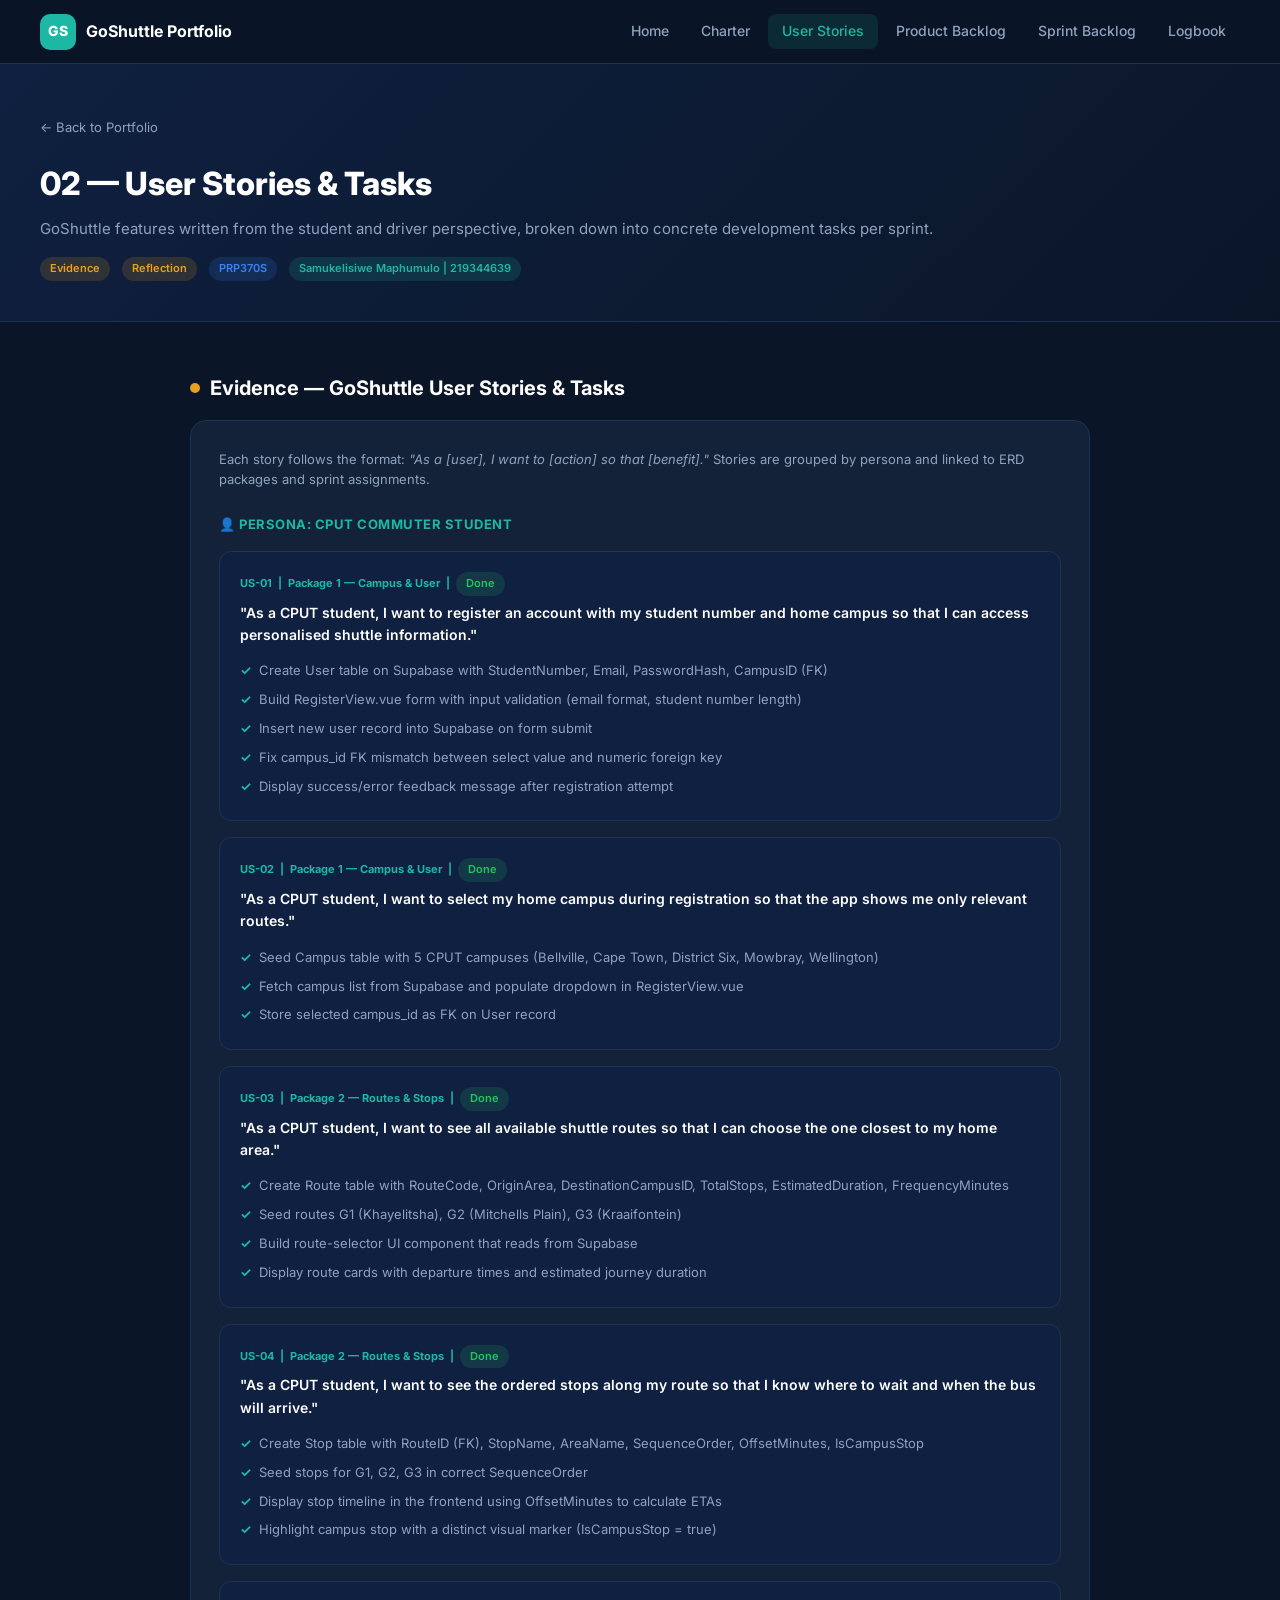
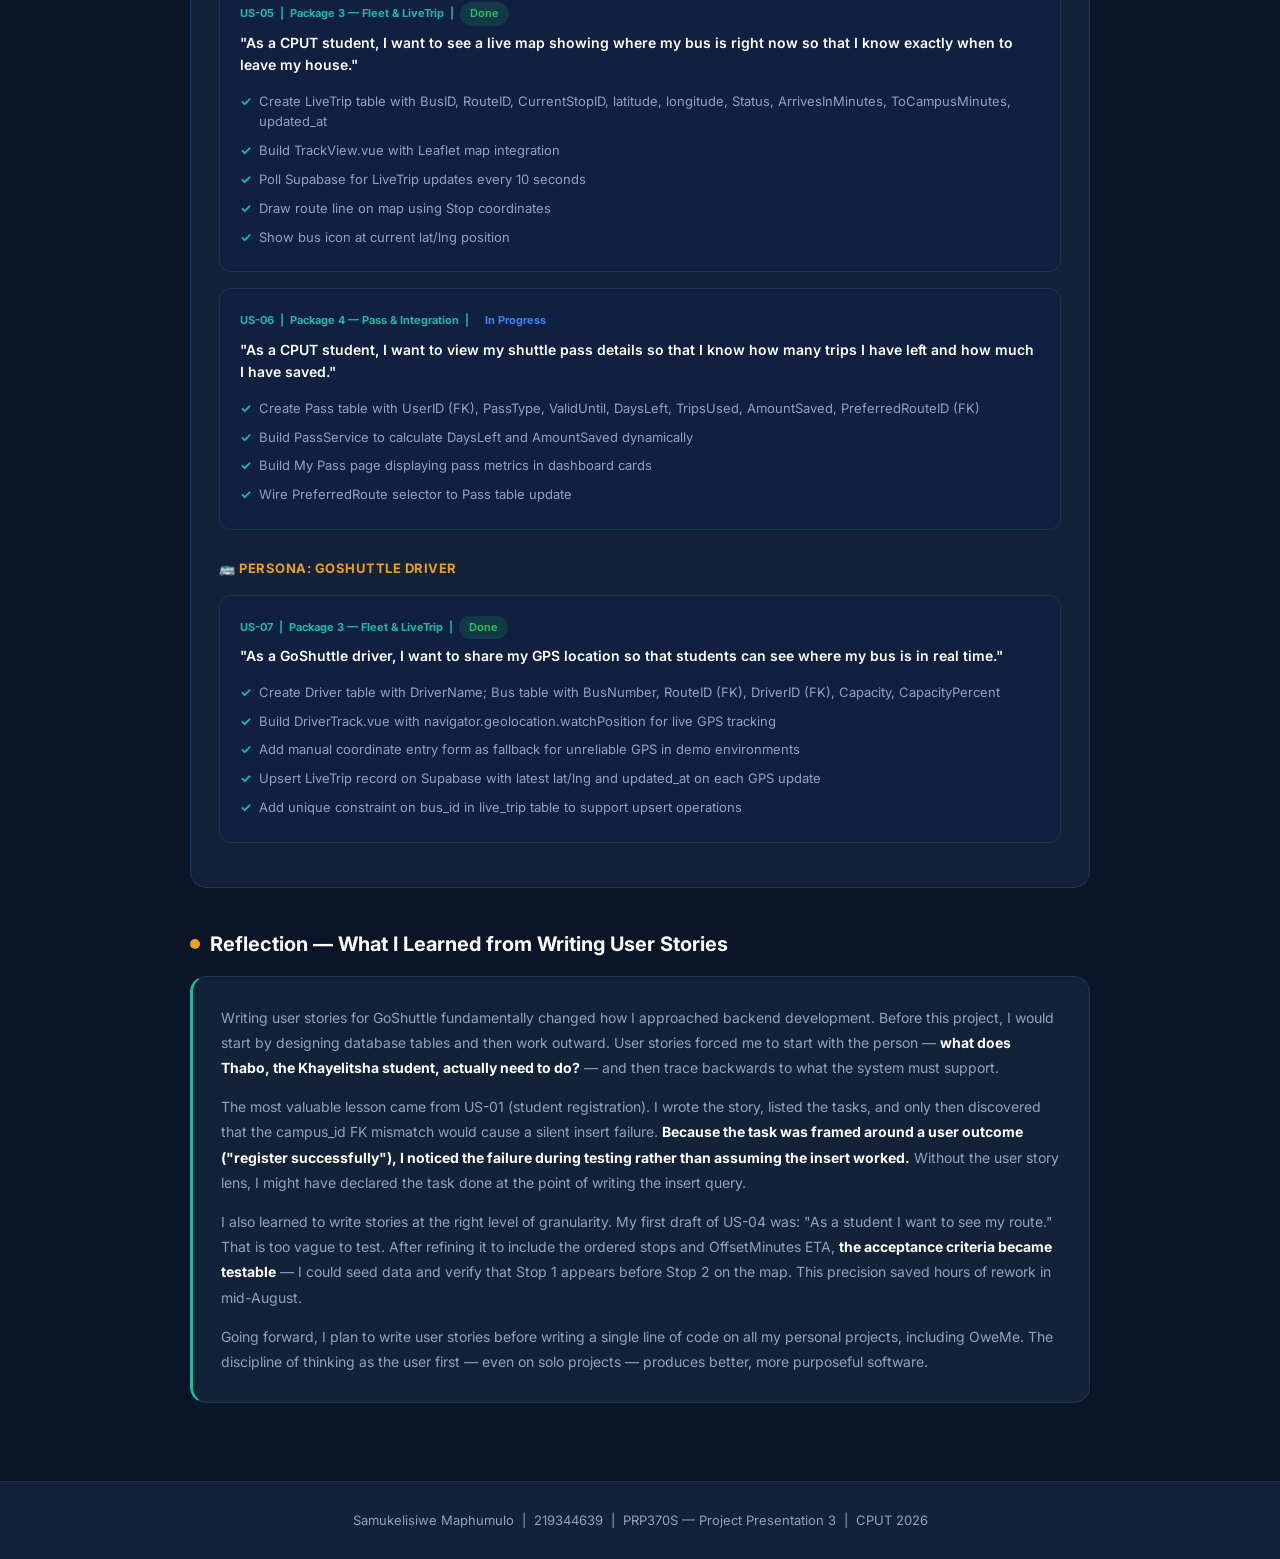
<file: userstories.html>
<!DOCTYPE html>
<html lang="en">
<head>
  <meta charset="UTF-8"/>
  <meta name="viewport" content="width=device-width, initial-scale=1.0"/>
  <title>User Stories & Tasks | GoShuttle Portfolio</title>
  <link rel="stylesheet" href="portfolio.css"/>
</head>
<body>

  <nav class="navbar">
    <div class="nav-brand"><div class="nav-logo">GS</div><span>GoShuttle Portfolio</span></div>
    <div class="nav-links">
      <a href="index.html">Home</a>
      <a href="charter.html">Charter</a>
      <a href="userstories.html" class="active">User Stories</a>
      <a href="backlog.html">Product Backlog</a>
      <a href="sprint.html">Sprint Backlog</a>
      <a href="logbook.html">Logbook</a>
    </div>
  </nav>

  <div class="page-header">
    <a href="index.html" class="back-link">← Back to Portfolio</a>
    <h1>02 — User Stories &amp; Tasks</h1>
    <p>GoShuttle features written from the student and driver perspective, broken down into concrete development tasks per sprint.</p>
    <div class="meta">
      <span class="badge amber">Evidence</span>
      <span class="badge amber">Reflection</span>
      <span class="badge blue">PRP370S</span>
      <span class="badge teal">Samukelisiwe Maphumulo | 219344639</span>
    </div>
  </div>

  <div class="content-section">
    <div class="container">

      <div class="block-title">
        <div class="dot" style="background:var(--amber)"></div>
        Evidence — GoShuttle User Stories &amp; Tasks
      </div>

      <div class="evidence-block">
        <p style="font-size:13px; color:var(--text-sec); margin-bottom:24px;">
          Each story follows the format: <em>"As a [user], I want to [action] so that [benefit]."</em>
          Stories are grouped by persona and linked to ERD packages and sprint assignments.
        </p>

        <!-- STUDENT STORIES -->
        <h4 style="color:var(--teal); font-size:13px; text-transform:uppercase; letter-spacing:.5px; margin-bottom:16px;">👤 Persona: CPUT Commuter Student</h4>

        <div class="story-card">
          <div class="story-id">US-01 &nbsp;|&nbsp; Package 1 — Campus &amp; User &nbsp;|&nbsp; <span class="badge green">Done</span></div>
          <div class="story-text">"As a CPUT student, I want to register an account with my student number and home campus so that I can access personalised shuttle information."</div>
          <ul class="tasks">
            <li>Create User table on Supabase with StudentNumber, Email, PasswordHash, CampusID (FK)</li>
            <li>Build RegisterView.vue form with input validation (email format, student number length)</li>
            <li>Insert new user record into Supabase on form submit</li>
            <li>Fix campus_id FK mismatch between select value and numeric foreign key</li>
            <li>Display success/error feedback message after registration attempt</li>
          </ul>
        </div>

        <div class="story-card">
          <div class="story-id">US-02 &nbsp;|&nbsp; Package 1 — Campus &amp; User &nbsp;|&nbsp; <span class="badge green">Done</span></div>
          <div class="story-text">"As a CPUT student, I want to select my home campus during registration so that the app shows me only relevant routes."</div>
          <ul class="tasks">
            <li>Seed Campus table with 5 CPUT campuses (Bellville, Cape Town, District Six, Mowbray, Wellington)</li>
            <li>Fetch campus list from Supabase and populate dropdown in RegisterView.vue</li>
            <li>Store selected campus_id as FK on User record</li>
          </ul>
        </div>

        <div class="story-card">
          <div class="story-id">US-03 &nbsp;|&nbsp; Package 2 — Routes &amp; Stops &nbsp;|&nbsp; <span class="badge green">Done</span></div>
          <div class="story-text">"As a CPUT student, I want to see all available shuttle routes so that I can choose the one closest to my home area."</div>
          <ul class="tasks">
            <li>Create Route table with RouteCode, OriginArea, DestinationCampusID, TotalStops, EstimatedDuration, FrequencyMinutes</li>
            <li>Seed routes G1 (Khayelitsha), G2 (Mitchells Plain), G3 (Kraaifontein)</li>
            <li>Build route-selector UI component that reads from Supabase</li>
            <li>Display route cards with departure times and estimated journey duration</li>
          </ul>
        </div>

        <div class="story-card">
          <div class="story-id">US-04 &nbsp;|&nbsp; Package 2 — Routes &amp; Stops &nbsp;|&nbsp; <span class="badge green">Done</span></div>
          <div class="story-text">"As a CPUT student, I want to see the ordered stops along my route so that I know where to wait and when the bus will arrive."</div>
          <ul class="tasks">
            <li>Create Stop table with RouteID (FK), StopName, AreaName, SequenceOrder, OffsetMinutes, IsCampusStop</li>
            <li>Seed stops for G1, G2, G3 in correct SequenceOrder</li>
            <li>Display stop timeline in the frontend using OffsetMinutes to calculate ETAs</li>
            <li>Highlight campus stop with a distinct visual marker (IsCampusStop = true)</li>
          </ul>
        </div>

        <div class="story-card">
          <div class="story-id">US-05 &nbsp;|&nbsp; Package 3 — Fleet &amp; LiveTrip &nbsp;|&nbsp; <span class="badge green">Done</span></div>
          <div class="story-text">"As a CPUT student, I want to see a live map showing where my bus is right now so that I know exactly when to leave my house."</div>
          <ul class="tasks">
            <li>Create LiveTrip table with BusID, RouteID, CurrentStopID, latitude, longitude, Status, ArrivesInMinutes, ToCampusMinutes, updated_at</li>
            <li>Build TrackView.vue with Leaflet map integration</li>
            <li>Poll Supabase for LiveTrip updates every 10 seconds</li>
            <li>Draw route line on map using Stop coordinates</li>
            <li>Show bus icon at current lat/lng position</li>
          </ul>
        </div>

        <div class="story-card">
          <div class="story-id">US-06 &nbsp;|&nbsp; Package 4 — Pass &amp; Integration &nbsp;|&nbsp; <span class="badge p-prog">In Progress</span></div>
          <div class="story-text">"As a CPUT student, I want to view my shuttle pass details so that I know how many trips I have left and how much I have saved."</div>
          <ul class="tasks">
            <li>Create Pass table with UserID (FK), PassType, ValidUntil, DaysLeft, TripsUsed, AmountSaved, PreferredRouteID (FK)</li>
            <li>Build PassService to calculate DaysLeft and AmountSaved dynamically</li>
            <li>Build My Pass page displaying pass metrics in dashboard cards</li>
            <li>Wire PreferredRoute selector to Pass table update</li>
          </ul>
        </div>

        <!-- DRIVER STORIES -->
        <h4 style="color:var(--amber); font-size:13px; text-transform:uppercase; letter-spacing:.5px; margin: 28px 0 16px;">🚌 Persona: GoShuttle Driver</h4>

        <div class="story-card">
          <div class="story-id">US-07 &nbsp;|&nbsp; Package 3 — Fleet &amp; LiveTrip &nbsp;|&nbsp; <span class="badge green">Done</span></div>
          <div class="story-text">"As a GoShuttle driver, I want to share my GPS location so that students can see where my bus is in real time."</div>
          <ul class="tasks">
            <li>Create Driver table with DriverName; Bus table with BusNumber, RouteID (FK), DriverID (FK), Capacity, CapacityPercent</li>
            <li>Build DriverTrack.vue with navigator.geolocation.watchPosition for live GPS tracking</li>
            <li>Add manual coordinate entry form as fallback for unreliable GPS in demo environments</li>
            <li>Upsert LiveTrip record on Supabase with latest lat/lng and updated_at on each GPS update</li>
            <li>Add unique constraint on bus_id in live_trip table to support upsert operations</li>
          </ul>
        </div>

      </div>

      <!-- REFLECTION -->
      <div class="block-title" style="margin-top:40px;">
        <div class="dot" style="background:var(--amber)"></div>
        Reflection — What I Learned from Writing User Stories
      </div>

      <div class="reflection-block">
        <div class="reflection-text">
          <p>Writing user stories for GoShuttle fundamentally changed how I approached backend development. Before this project, I would start by designing database tables and then work outward. User stories forced me to start with the person — <strong>what does Thabo, the Khayelitsha student, actually need to do?</strong> — and then trace backwards to what the system must support.</p>
          <p>The most valuable lesson came from US-01 (student registration). I wrote the story, listed the tasks, and only then discovered that the campus_id FK mismatch would cause a silent insert failure. <strong>Because the task was framed around a user outcome ("register successfully"), I noticed the failure during testing rather than assuming the insert worked.</strong> Without the user story lens, I might have declared the task done at the point of writing the insert query.</p>
          <p>I also learned to write stories at the right level of granularity. My first draft of US-04 was: "As a student I want to see my route." That is too vague to test. After refining it to include the ordered stops and OffsetMinutes ETA, <strong>the acceptance criteria became testable</strong> — I could seed data and verify that Stop 1 appears before Stop 2 on the map. This precision saved hours of rework in mid-August.</p>
          <p>Going forward, I plan to write user stories before writing a single line of code on all my personal projects, including OweMe. The discipline of thinking as the user first — even on solo projects — produces better, more purposeful software.</p>
        </div>
      </div>

    </div>
  </div>

  <footer class="footer">
    <p>Samukelisiwe Maphumulo &nbsp;|&nbsp; 219344639 &nbsp;|&nbsp; PRP370S — Project Presentation 3 &nbsp;|&nbsp; CPUT 2026</p>
  </footer>
</body>
</html>
</file>
<file: portfolio.css>
/* ================================================
   GoShuttle e-Portfolio — portfolio.css
   Student: Samukelisiwe Maphumulo | 219344639
   ================================================ */

@import url('https://fonts.googleapis.com/css2?family=Inter:wght@400;500;600;700;800&display=swap');

*, *::before, *::after { box-sizing: border-box; margin: 0; padding: 0; }

:root {
  --navy:       #0A1628;
  --navy-mid:   #0F2040;
  --navy-card:  #132238;
  --border:     #1E3352;
  --teal:       #1DB8A4;
  --amber:      #E8A020;
  --blue:       #3B82F6;
  --green:      #22C55E;
  --purple:     #A78BFA;
  --red:        #EF4444;
  --text:       #FFFFFF;
  --text-sec:   #8FA3BF;
  --text-muted: #4E6580;
  --card:       #132238;
}

html { scroll-behavior: smooth; }
body { font-family: 'Inter', sans-serif; background: var(--navy); color: var(--text); line-height: 1.6; }
a    { text-decoration: none; color: inherit; }

/* ── Navbar ───────────────────────────────── */
.navbar {
  position: sticky; top: 0; z-index: 100;
  background: rgba(10,22,40,.95);
  backdrop-filter: blur(12px);
  border-bottom: 1px solid var(--border);
  display: flex; align-items: center;
  justify-content: space-between;
  padding: 0 40px; height: 64px;
}
.nav-brand { display: flex; align-items: center; gap: 10px; font-weight: 700; font-size: 16px; }
.nav-logo {
  width: 36px; height: 36px; border-radius: 10px;
  background: var(--teal); display: flex; align-items: center;
  justify-content: center; font-weight: 800; font-size: 14px; color: #fff;
}
.nav-links { display: flex; gap: 4px; }
.nav-links a {
  padding: 6px 14px; border-radius: 8px; font-size: 14px;
  font-weight: 500; color: var(--text-sec); transition: all .2s;
}
.nav-links a:hover, .nav-links a.active {
  background: rgba(29,184,164,.12); color: var(--teal);
}

/* ── Hero ─────────────────────────────────── */
.hero {
  background: linear-gradient(135deg, #0F2040 0%, #0A1628 60%, #0d1f38 100%);
  border-bottom: 1px solid var(--border);
  padding: 80px 40px 70px;
  text-align: center;
}
.hero-inner { max-width: 680px; margin: 0 auto; }
.avatar {
  width: 88px; height: 88px; border-radius: 50%;
  background: linear-gradient(135deg, var(--teal), var(--blue));
  font-size: 28px; font-weight: 800; color: #fff;
  display: flex; align-items: center; justify-content: center;
  margin: 0 auto 20px; border: 3px solid var(--border);
}
.hero h1 { font-size: 36px; font-weight: 800; }
.subtitle { color: var(--text-sec); margin-top: 8px; font-size: 16px; }
.module-tag { color: var(--text-muted); font-size: 13px; margin-top: 6px; }
.hero-badges { display: flex; justify-content: center; gap: 10px; margin: 20px 0 28px; flex-wrap: wrap; }
.btn-primary {
  display: inline-block; background: var(--teal); color: #fff;
  padding: 12px 28px; border-radius: 50px; font-weight: 700;
  font-size: 14px; transition: background .2s; border: none; cursor: pointer;
}
.btn-primary:hover { background: #17937F; }

/* ── Badges ───────────────────────────────── */
.badge {
  display: inline-flex; align-items: center; gap: 4px;
  font-size: 11px; font-weight: 600;
  padding: 3px 10px; border-radius: 50px;
}
.badge.teal   { background: rgba(29,184,164,.15); color: var(--teal); }
.badge.amber  { background: rgba(232,160,32,.15); color: var(--amber); }
.badge.blue   { background: rgba(59,130,246,.15); color: var(--blue); }
.badge.green  { background: rgba(34,197,94,.15);  color: var(--green); }
.badge.purple { background: rgba(167,139,250,.15);color: var(--purple); }
.badge.red    { background: rgba(239,68,68,.15);  color: var(--red); }

/* ── Sections ─────────────────────────────── */
.section      { padding: 70px 40px; }
.dark-section { background: var(--navy-mid); }
.container    { max-width: 1100px; margin: 0 auto; }
.section-title{ font-size: 28px; font-weight: 800; text-align: center; }
.section-sub  { text-align: center; color: var(--text-sec); margin: 10px auto 40px; max-width: 600px; font-size: 15px; }

/* ── About grid ───────────────────────────── */
.about-grid {
  display: grid; grid-template-columns: repeat(auto-fit, minmax(220px, 1fr)); gap: 20px;
}
.about-card {
  background: var(--card); border: 1px solid var(--border);
  border-radius: 16px; padding: 24px; transition: transform .2s;
}
.about-card:hover { transform: translateY(-3px); }
.about-icon {
  width: 44px; height: 44px; border-radius: 12px;
  display: flex; align-items: center; justify-content: center;
  font-size: 22px; margin-bottom: 14px;
}
.about-card h3 { font-size: 15px; font-weight: 700; margin-bottom: 8px; }
.about-card p  { font-size: 13px; color: var(--text-sec); line-height: 1.6; }
.teal-bg   { background: rgba(29,184,164,.15); }
.amber-bg  { background: rgba(232,160,32,.15); }
.blue-bg   { background: rgba(59,130,246,.15); }
.green-bg  { background: rgba(34,197,94,.15);  }
.purple-bg { background: rgba(167,139,250,.15);}

/* ── Artefact grid ────────────────────────── */
.artefact-grid {
  display: grid; grid-template-columns: repeat(2, 1fr); gap: 20px;
}
.artefact-card {
  background: var(--card); border: 1px solid var(--border);
  border-radius: 16px; padding: 28px; transition: all .2s; display: block;
}
.artefact-card:hover { transform: translateY(-4px); border-color: var(--teal); }
.artefact-card.wide  { grid-column: span 2; }
.artefact-num {
  width: 44px; height: 44px; border-radius: 12px;
  display: flex; align-items: center; justify-content: center;
  font-size: 14px; font-weight: 800; color: #fff; margin-bottom: 16px;
}
.artefact-card h3  { font-size: 17px; font-weight: 700; margin-bottom: 10px; }
.artefact-card p   { font-size: 13px; color: var(--text-sec); line-height: 1.6; margin-bottom: 18px; }
.card-footer { display: flex; align-items: center; gap: 8px; }
.arrow { margin-left: auto; font-size: 18px; color: var(--text-muted); }

/* ── Page header (inner pages) ────────────── */
.page-header {
  background: linear-gradient(135deg, #0F2040 0%, #0A1628 100%);
  border-bottom: 1px solid var(--border);
  padding: 50px 40px 40px;
}
.page-header .back-link {
  display: inline-flex; align-items: center; gap: 6px;
  color: var(--text-sec); font-size: 13px; margin-bottom: 20px;
  transition: color .2s;
}
.page-header .back-link:hover { color: var(--teal); }
.page-header h1  { font-size: 32px; font-weight: 800; }
.page-header p   { color: var(--text-sec); margin-top: 8px; font-size: 15px; }
.page-header .meta { display: flex; gap: 12px; margin-top: 16px; flex-wrap: wrap; }

/* ── Content cards ────────────────────────── */
.content-section { padding: 50px 40px; }
.content-section .container { max-width: 900px; }
.block-title {
  font-size: 20px; font-weight: 700; margin-bottom: 16px;
  display: flex; align-items: center; gap: 10px;
}
.block-title .dot {
  width: 10px; height: 10px; border-radius: 50%; flex-shrink: 0;
}
.evidence-block, .reflection-block {
  background: var(--card); border: 1px solid var(--border);
  border-radius: 16px; padding: 28px; margin-bottom: 28px;
}
.reflection-block { border-left: 3px solid var(--teal); }

/* ── Tables ───────────────────────────────── */
.data-table { width: 100%; border-collapse: collapse; font-size: 13px; }
.data-table th {
  background: var(--navy-mid); color: var(--text-sec);
  font-weight: 600; text-align: left;
  padding: 10px 14px; border-bottom: 1px solid var(--border);
  font-size: 11px; text-transform: uppercase; letter-spacing: .5px;
}
.data-table td {
  padding: 11px 14px; border-bottom: 1px solid var(--border);
  vertical-align: top; font-size: 13px; color: var(--text);
}
.data-table tr:last-child td { border-bottom: none; }
.data-table tr:hover td     { background: rgba(255,255,255,.02); }
.data-table td:first-child  { font-weight: 600; white-space: nowrap; }

/* ── Priority pills ───────────────────────── */
.p-high   { color: var(--red);    font-weight: 700; }
.p-med    { color: var(--amber);  font-weight: 700; }
.p-low    { color: var(--green);  font-weight: 700; }
.p-done   { color: var(--teal);   font-weight: 700; }
.p-prog   { color: var(--blue);   font-weight: 700; }
.p-todo   { color: var(--text-muted); font-weight: 700; }

/* ── Reflection text ──────────────────────── */
.reflection-text { font-size: 14px; color: var(--text-sec); line-height: 1.8; }
.reflection-text p { margin-bottom: 14px; }
.reflection-text p:last-child { margin-bottom: 0; }
.reflection-text strong { color: var(--text); }

/* ── Logbook entries ──────────────────────── */
.log-entry {
  border-left: 2px solid var(--border);
  padding: 0 0 24px 20px; margin-bottom: 4px; position: relative;
}
.log-entry:last-child { padding-bottom: 0; }
.log-entry::before {
  content: '';
  width: 10px; height: 10px; border-radius: 50%;
  background: var(--teal); border: 2px solid var(--navy-card);
  position: absolute; left: -6px; top: 4px;
}
.log-date  { font-size: 11px; color: var(--teal); font-weight: 700; text-transform: uppercase; letter-spacing: .5px; }
.log-title { font-size: 14px; font-weight: 700; margin: 4px 0 6px; }
.log-body  { font-size: 13px; color: var(--text-sec); line-height: 1.7; }

/* ── Charter values grid ──────────────────── */
.values-grid { display: grid; grid-template-columns: repeat(auto-fit, minmax(180px, 1fr)); gap: 14px; margin-top: 16px; }
.value-card {
  background: var(--navy-mid); border: 1px solid var(--border);
  border-radius: 12px; padding: 18px; text-align: center;
}
.value-icon { font-size: 28px; margin-bottom: 8px; }
.value-card h4 { font-size: 13px; font-weight: 700; margin-bottom: 4px; }
.value-card p  { font-size: 11px; color: var(--text-muted); }

/* ── Story cards ──────────────────────────── */
.story-card {
  background: var(--navy-mid); border: 1px solid var(--border);
  border-radius: 12px; padding: 20px; margin-bottom: 16px;
}
.story-card .story-id  { font-size: 11px; color: var(--teal); font-weight: 700; margin-bottom: 6px; }
.story-card .story-text{ font-size: 14px; font-weight: 600; margin-bottom: 10px; }
.story-card .tasks     { list-style: none; }
.story-card .tasks li  { font-size: 13px; color: var(--text-sec); padding: 4px 0;
                          display: flex; align-items: flex-start; gap: 8px; }
.story-card .tasks li::before { content: '✓'; color: var(--teal); font-weight: 700; flex-shrink: 0; }

/* ── Footer ───────────────────────────────── */
.footer {
  background: var(--navy-card); border-top: 1px solid var(--border);
  padding: 28px 40px; text-align: center;
  font-size: 13px; color: var(--text-sec);
}

/* ── Responsive ───────────────────────────── */
@media (max-width: 768px) {
  .navbar { padding: 0 20px; }
  .nav-links a { padding: 6px 8px; font-size: 12px; }
  .hero { padding: 50px 20px; }
  .hero h1 { font-size: 26px; }
  .section, .content-section { padding: 40px 20px; }
  .artefact-grid { grid-template-columns: 1fr; }
  .artefact-card.wide { grid-column: span 1; }
  .page-header { padding: 30px 20px; }
}
</file>
